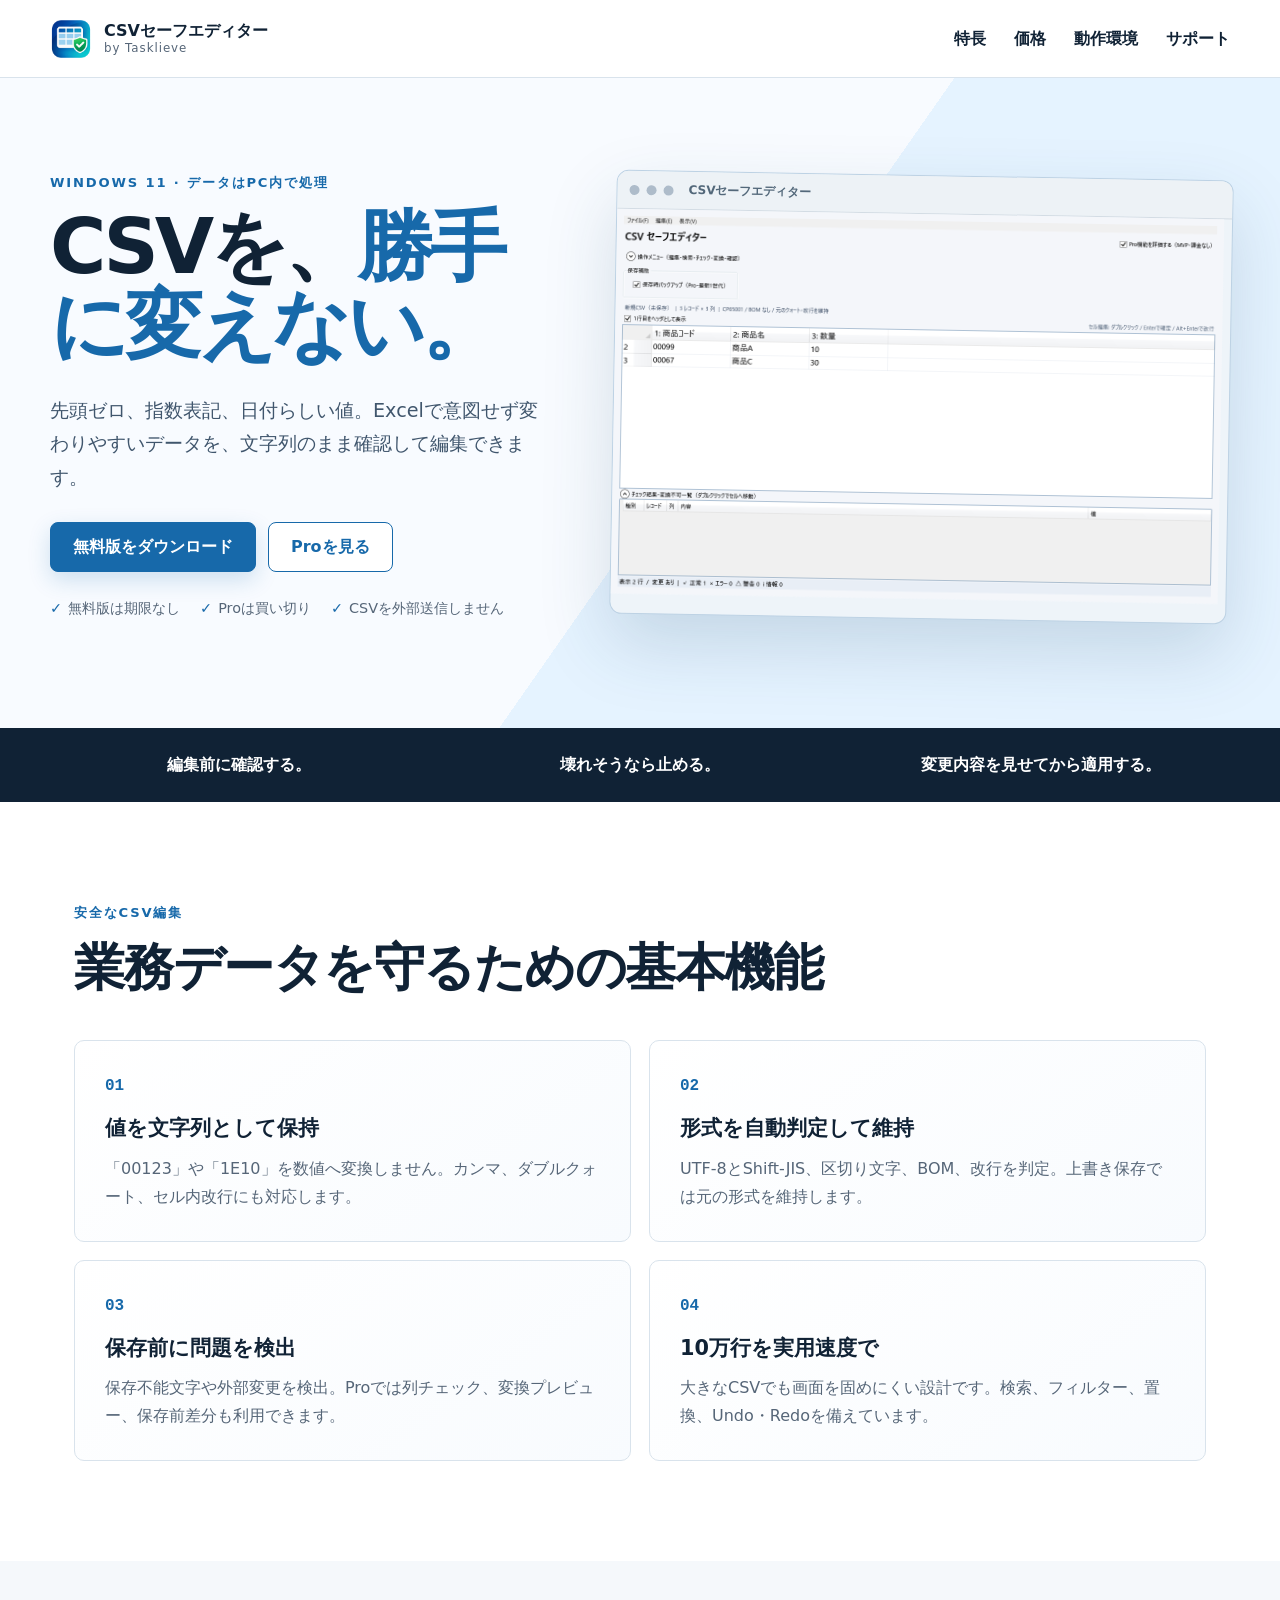
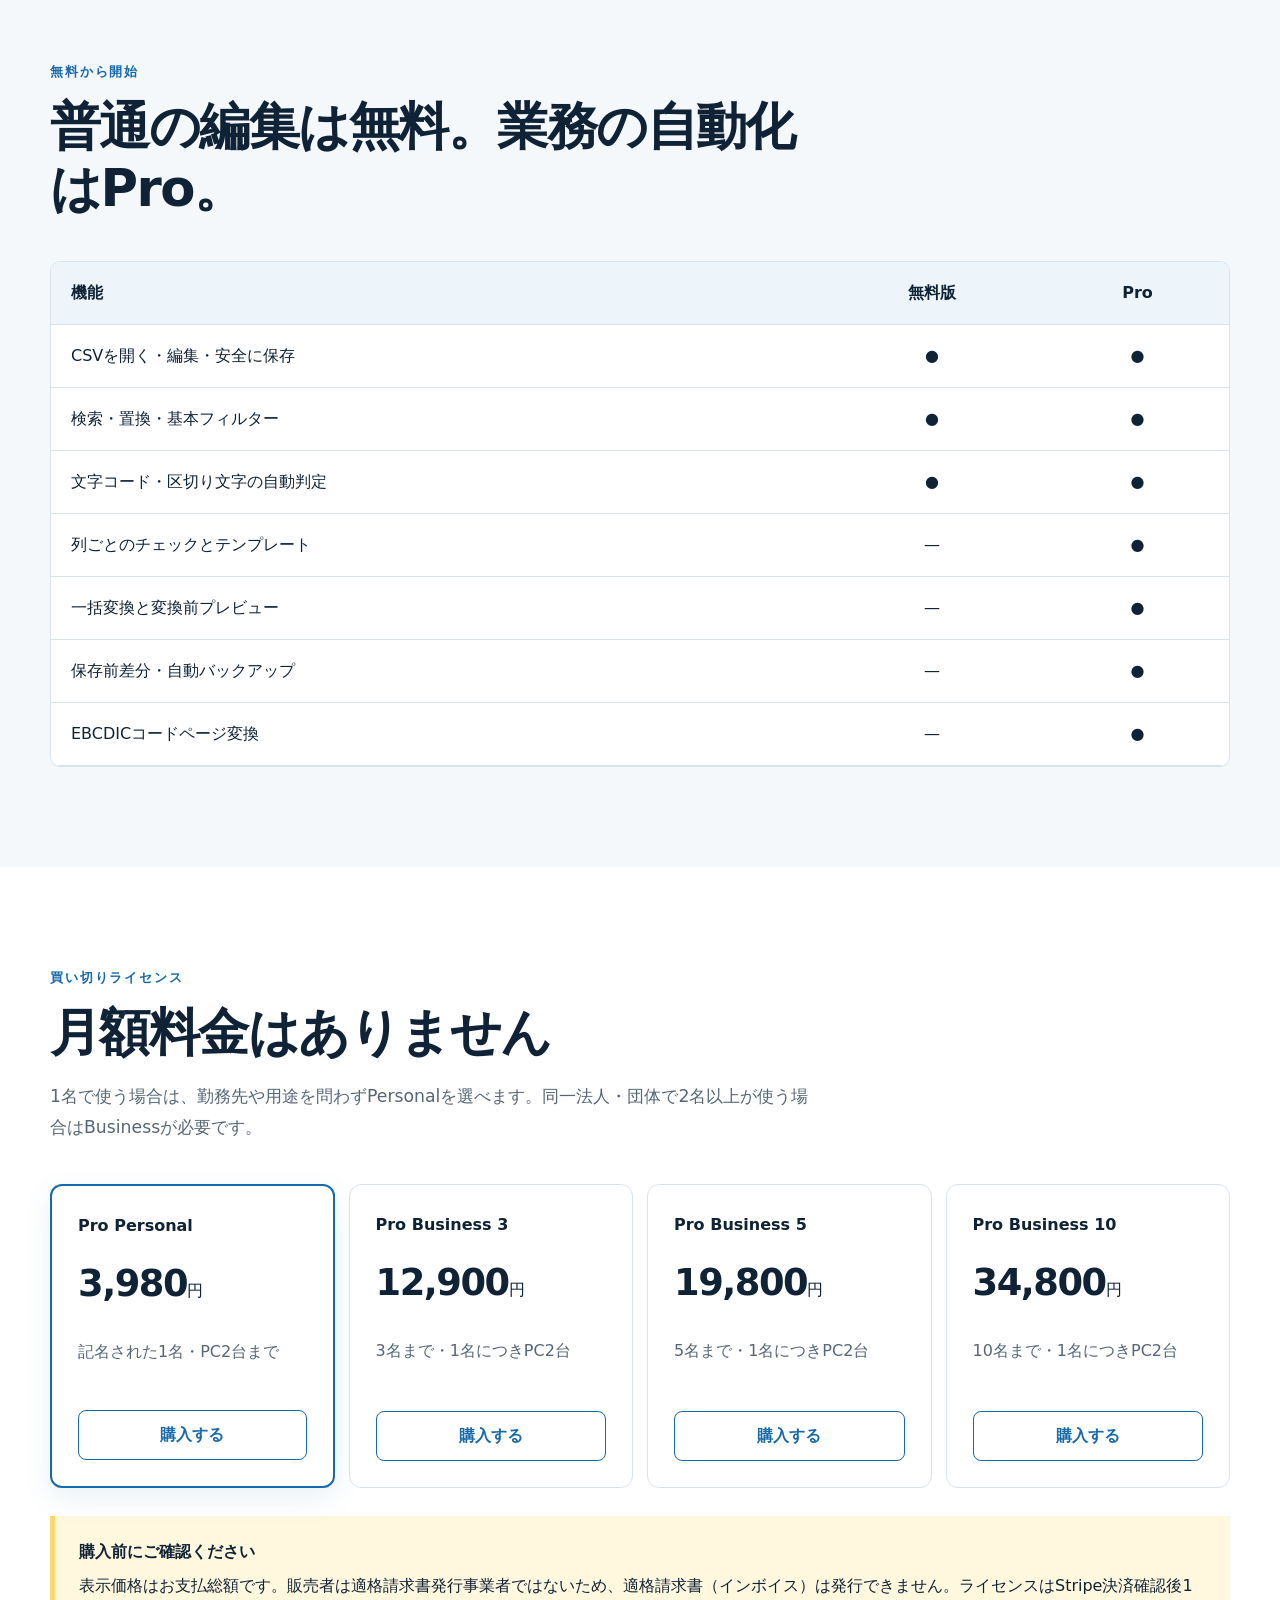
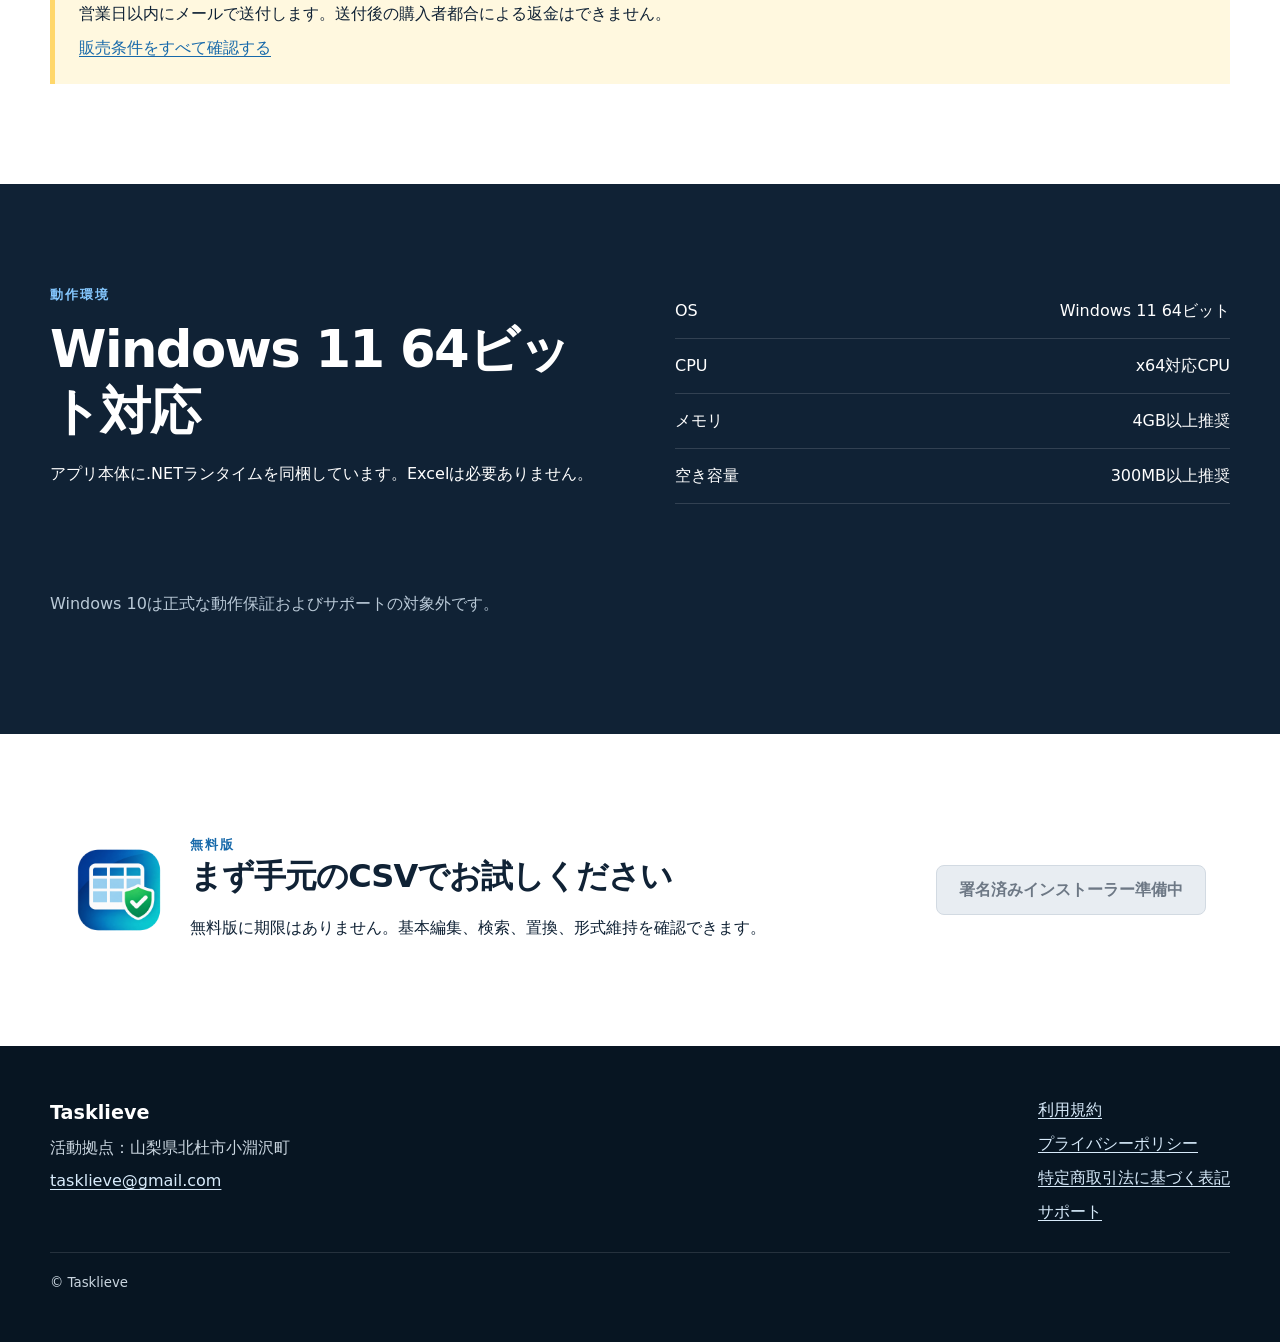
<file: index.html>
<!doctype html><html lang="ja"><head><meta charset="utf-8"><meta name="viewport" content="width=device-width,initial-scale=1"><title>CSVセーフエディター | Tasklieve</title><meta name="description" content="先頭ゼロ、文字コード、日付らしい値を勝手に変えずに扱うWindows 11向けCSV編集アプリ。"><link rel="icon" href="favicon.svg" type="image/svg+xml"><link rel="stylesheet" href="styles.css"></head><body>
<header class="site-header"><a class="brand" href="#top"><img src="app-icon.png" alt=""><span><b>CSVセーフエディター</b><small>by Tasklieve</small></span></a><nav aria-label="主要メニュー"><a href="#features">特長</a><a href="#pricing">価格</a><a href="#requirements">動作環境</a><a href="support.html">サポート</a></nav></header>
<main id="top">
<section class="hero"><div class="hero-copy"><p class="eyebrow">Windows 11 · データはPC内で処理</p><h1>CSVを、<span>勝手に変えない。</span></h1><p class="lead">先頭ゼロ、指数表記、日付らしい値。Excelで意図せず変わりやすいデータを、文字列のまま確認して編集できます。</p><div class="hero-actions"><a class="button primary" href="#download">無料版をダウンロード</a><a class="button secondary" href="#pricing">Proを見る</a></div><ul class="hero-notes"><li>無料版は期限なし</li><li>Proは買い切り</li><li>CSVを外部送信しません</li></ul></div><div class="product-shot"><div class="shot-bar"><span></span><span></span><span></span><b>CSVセーフエディター</b></div><img src="app-screen.png" alt="CSVセーフエディターの編集画面"></div></section>
<section class="promise"><p>編集前に確認する。</p><p>壊れそうなら止める。</p><p>変更内容を見せてから適用する。</p></section>
<section id="features" class="section"><div class="section-heading"><p class="eyebrow">安全なCSV編集</p><h2>業務データを守るための基本機能</h2></div><div class="feature-grid">
<article><span class="number">01</span><h3>値を文字列として保持</h3><p>「00123」や「1E10」を数値へ変換しません。カンマ、ダブルクォート、セル内改行にも対応します。</p></article>
<article><span class="number">02</span><h3>形式を自動判定して維持</h3><p>UTF-8とShift-JIS、区切り文字、BOM、改行を判定。上書き保存では元の形式を維持します。</p></article>
<article><span class="number">03</span><h3>保存前に問題を検出</h3><p>保存不能文字や外部変更を検出。Proでは列チェック、変換プレビュー、保存前差分も利用できます。</p></article>
<article><span class="number">04</span><h3>10万行を実用速度で</h3><p>大きなCSVでも画面を固めにくい設計です。検索、フィルター、置換、Undo・Redoを備えています。</p></article>
</div></section>
<section class="compare section"><div class="section-heading"><p class="eyebrow">無料から開始</p><h2>普通の編集は無料。業務の自動化はPro。</h2></div><div class="compare-table" role="region" aria-label="プラン機能比較" tabindex="0"><table><thead><tr><th>機能</th><th>無料版</th><th>Pro</th></tr></thead><tbody><tr><td>CSVを開く・編集・安全に保存</td><td>●</td><td>●</td></tr><tr><td>検索・置換・基本フィルター</td><td>●</td><td>●</td></tr><tr><td>文字コード・区切り文字の自動判定</td><td>●</td><td>●</td></tr><tr><td>列ごとのチェックとテンプレート</td><td>—</td><td>●</td></tr><tr><td>一括変換と変換前プレビュー</td><td>—</td><td>●</td></tr><tr><td>保存前差分・自動バックアップ</td><td>—</td><td>●</td></tr><tr><td>EBCDICコードページ変換</td><td>—</td><td>●</td></tr></tbody></table></div></section>
<section id="pricing" class="pricing section"><div class="section-heading"><p class="eyebrow">買い切りライセンス</p><h2>月額料金はありません</h2><p>1名で使う場合は、勤務先や用途を問わずPersonalを選べます。同一法人・団体で2名以上が使う場合はBusinessが必要です。</p></div><div class="price-grid"><article class="price-card featured"><p class="plan">Pro Personal</p><p class="price"><strong>3,980</strong>円</p><p>記名された1名・PC2台まで</p><a class="button" href="https://buy.stripe.com/eVq5kC5N66LT93d33z1gs00" target="_blank" rel="noopener noreferrer">購入する</a></article><article class="price-card"><p class="plan">Pro Business 3</p><p class="price"><strong>12,900</strong>円</p><p>3名まで・1名につきPC2台</p><a class="button" href="https://buy.stripe.com/fZu14m0sM9Y53ITbA51gs03" target="_blank" rel="noopener noreferrer">購入する</a></article><article class="price-card"><p class="plan">Pro Business 5</p><p class="price"><strong>19,800</strong>円</p><p>5名まで・1名につきPC2台</p><a class="button" href="https://buy.stripe.com/6oU28qejC6LT93d8nT1gs01" target="_blank" rel="noopener noreferrer">購入する</a></article><article class="price-card"><p class="plan">Pro Business 10</p><p class="price"><strong>34,800</strong>円</p><p>10名まで・1名につきPC2台</p><a class="button" href="https://buy.stripe.com/4gMeVc4J25HP4MXdId1gs02" target="_blank" rel="noopener noreferrer">購入する</a></article>
</div><div class="purchase-note"><b>購入前にご確認ください</b><p>表示価格はお支払総額です。販売者は適格請求書発行事業者ではないため、適格請求書（インボイス）は発行できません。ライセンスはStripe決済確認後1営業日以内にメールで送付します。送付後の購入者都合による返金はできません。</p><a href="legal.html">販売条件をすべて確認する</a></div></section>
<section id="requirements" class="requirements section"><div><p class="eyebrow">動作環境</p><h2>Windows 11 64ビット対応</h2><p>アプリ本体に.NETランタイムを同梱しています。Excelは必要ありません。</p></div><dl><div><dt>OS</dt><dd>Windows 11 64ビット</dd></div><div><dt>CPU</dt><dd>x64対応CPU</dd></div><div><dt>メモリ</dt><dd>4GB以上推奨</dd></div><div><dt>空き容量</dt><dd>300MB以上推奨</dd></div></dl><p class="muted">Windows 10は正式な動作保証およびサポートの対象外です。</p></section>
<section id="download" class="download section"><img src="app-icon.png" alt=""><div><p class="eyebrow">無料版</p><h2>まず手元のCSVでお試しください</h2><p>無料版に期限はありません。基本編集、検索、置換、形式維持を確認できます。</p></div><a class="button disabled" aria-disabled="true">署名済みインストーラー準備中</a></section>
</main>
<footer><div><b>Tasklieve</b><p>活動拠点：山梨県北杜市小淵沢町</p><p><a href="mailto:tasklieve@gmail.com">tasklieve@gmail.com</a></p></div><nav aria-label="法的情報"><a href="terms.html">利用規約</a><a href="privacy.html">プライバシーポリシー</a><a href="legal.html">特定商取引法に基づく表記</a><a href="support.html">サポート</a></nav><small>© Tasklieve</small></footer>
</body></html>
</file>
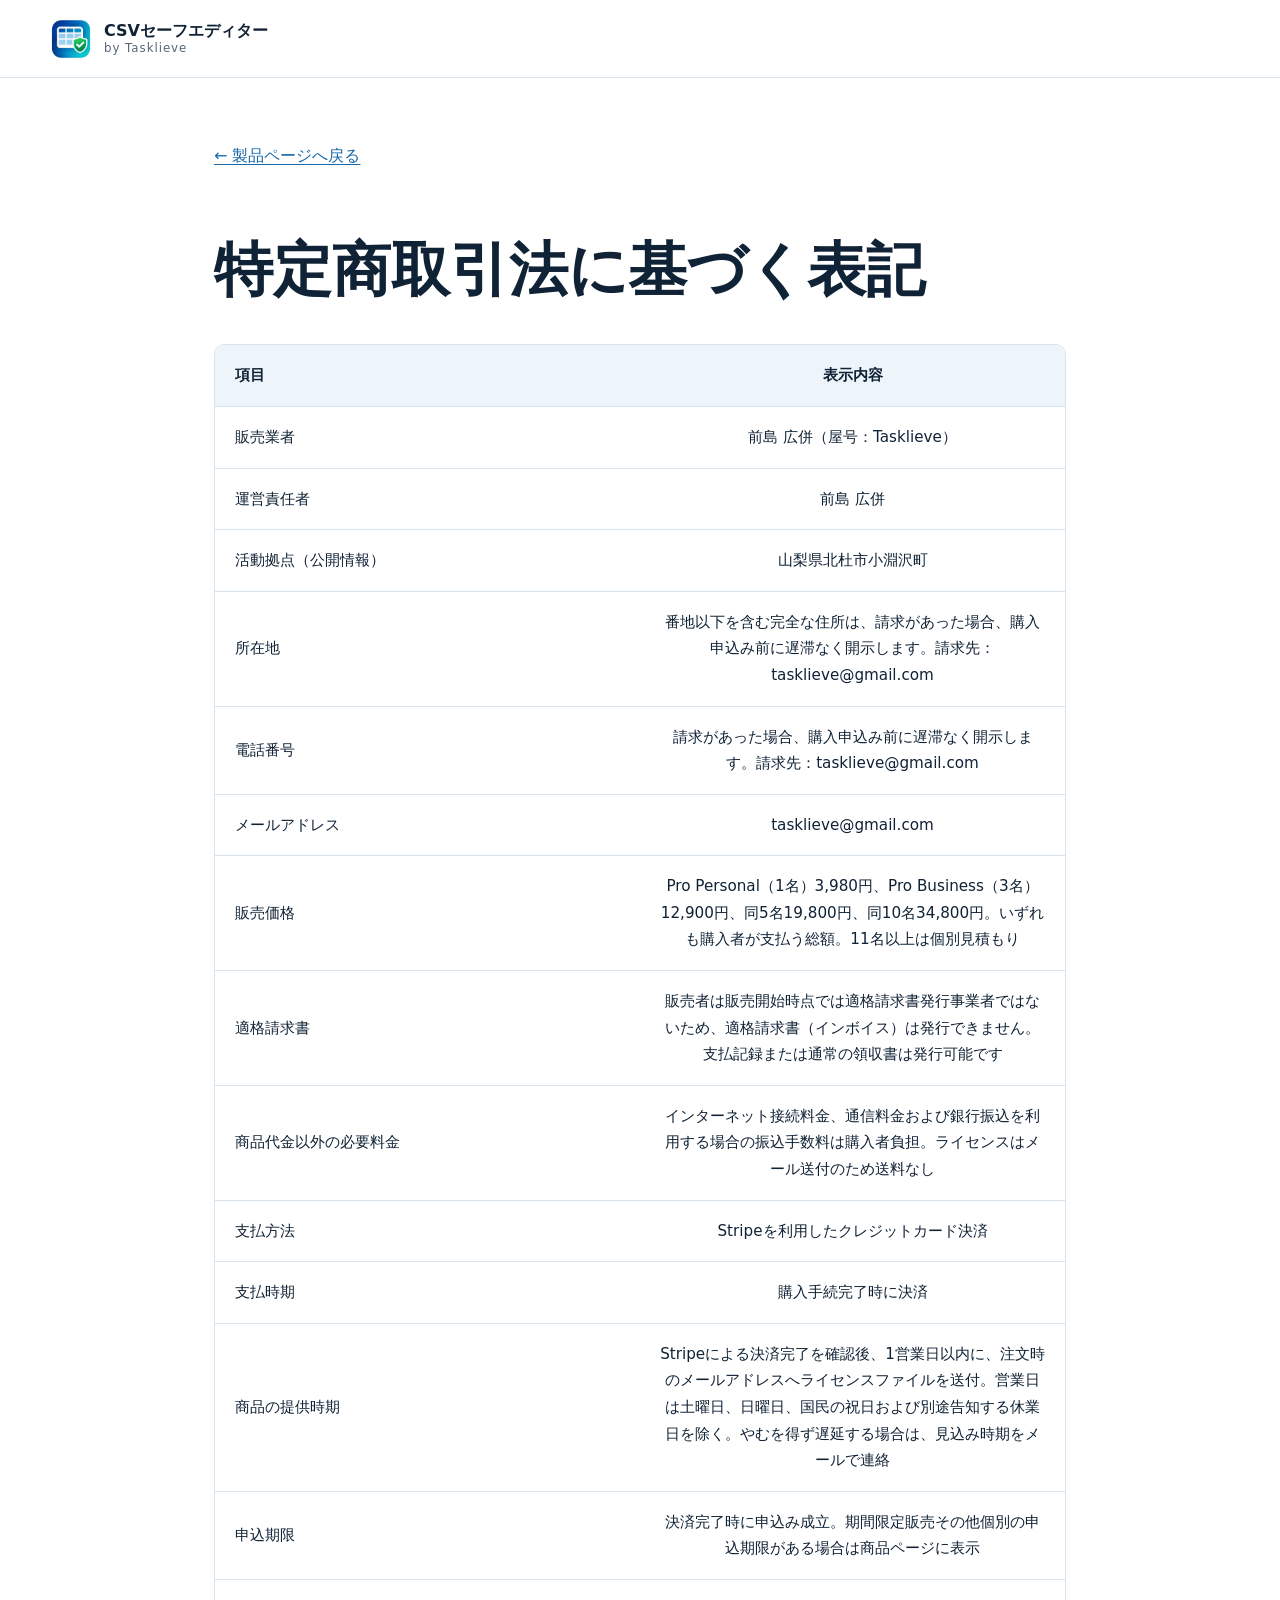
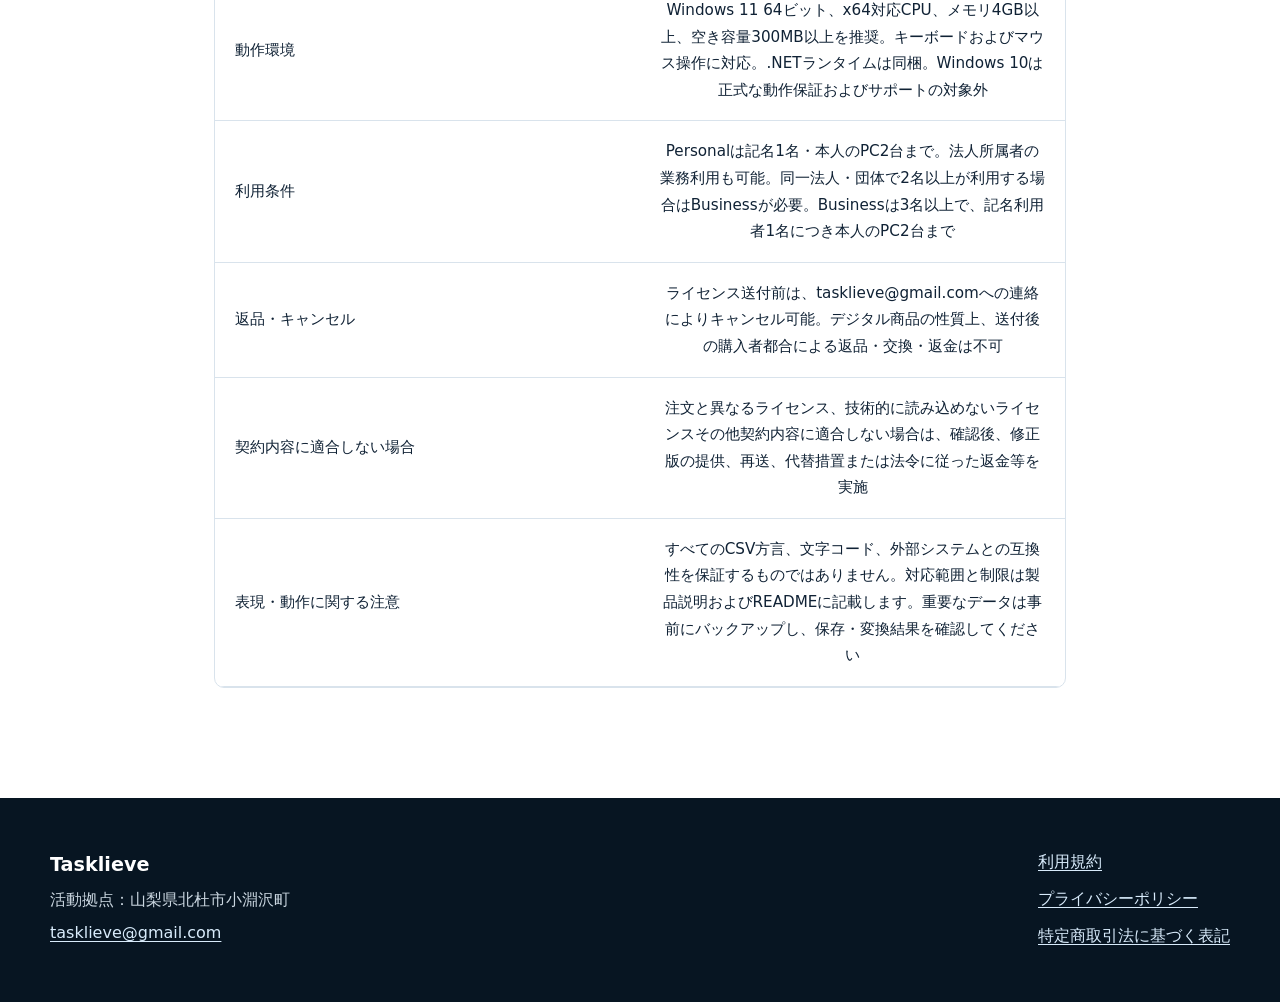
<file: legal.html>
<!doctype html><html lang="ja"><head><meta charset="utf-8"><meta name="viewport" content="width=device-width,initial-scale=1"><title>特定商取引法に基づく表記 | CSVセーフエディター</title><link rel="icon" href="favicon.svg" type="image/svg+xml"><link rel="stylesheet" href="styles.css"></head><body><header class="site-header"><a class="brand" href="index.html"><img src="app-icon.png" alt=""><span><b>CSVセーフエディター</b><small>by Tasklieve</small></span></a></header><main class="legal-shell"><a class="back" href="index.html">← 製品ページへ戻る</a><h1>特定商取引法に基づく表記</h1>
<div class="compare-table" tabindex="0"><table><thead><tr><th>項目</th><th>表示内容</th></tr></thead><tbody>
<tr><td>販売業者</td><td>前島 広併（屋号：Tasklieve）</td></tr>
<tr><td>運営責任者</td><td>前島 広併</td></tr>
<tr><td>活動拠点（公開情報）</td><td>山梨県北杜市小淵沢町</td></tr>
<tr><td>所在地</td><td>番地以下を含む完全な住所は、請求があった場合、購入申込み前に遅滞なく開示します。請求先：tasklieve@gmail.com</td></tr>
<tr><td>電話番号</td><td>請求があった場合、購入申込み前に遅滞なく開示します。請求先：tasklieve@gmail.com</td></tr>
<tr><td>メールアドレス</td><td>tasklieve@gmail.com</td></tr>
<tr><td>販売価格</td><td>Pro Personal（1名）3,980円、Pro Business（3名）12,900円、同5名19,800円、同10名34,800円。いずれも購入者が支払う総額。11名以上は個別見積もり</td></tr>
<tr><td>適格請求書</td><td>販売者は販売開始時点では適格請求書発行事業者ではないため、適格請求書（インボイス）は発行できません。支払記録または通常の領収書は発行可能です</td></tr>
<tr><td>商品代金以外の必要料金</td><td>インターネット接続料金、通信料金および銀行振込を利用する場合の振込手数料は購入者負担。ライセンスはメール送付のため送料なし</td></tr>
<tr><td>支払方法</td><td>Stripeを利用したクレジットカード決済</td></tr>
<tr><td>支払時期</td><td>購入手続完了時に決済</td></tr>
<tr><td>商品の提供時期</td><td>Stripeによる決済完了を確認後、1営業日以内に、注文時のメールアドレスへライセンスファイルを送付。営業日は土曜日、日曜日、国民の祝日および別途告知する休業日を除く。やむを得ず遅延する場合は、見込み時期をメールで連絡</td></tr>
<tr><td>申込期限</td><td>決済完了時に申込み成立。期間限定販売その他個別の申込期限がある場合は商品ページに表示</td></tr>
<tr><td>動作環境</td><td>Windows 11 64ビット、x64対応CPU、メモリ4GB以上、空き容量300MB以上を推奨。キーボードおよびマウス操作に対応。.NETランタイムは同梱。Windows 10は正式な動作保証およびサポートの対象外</td></tr>
<tr><td>利用条件</td><td>Personalは記名1名・本人のPC2台まで。法人所属者の業務利用も可能。同一法人・団体で2名以上が利用する場合はBusinessが必要。Businessは3名以上で、記名利用者1名につき本人のPC2台まで</td></tr>
<tr><td>返品・キャンセル</td><td>ライセンス送付前は、tasklieve@gmail.comへの連絡によりキャンセル可能。デジタル商品の性質上、送付後の購入者都合による返品・交換・返金は不可</td></tr>
<tr><td>契約内容に適合しない場合</td><td>注文と異なるライセンス、技術的に読み込めないライセンスその他契約内容に適合しない場合は、確認後、修正版の提供、再送、代替措置または法令に従った返金等を実施</td></tr>
<tr><td>表現・動作に関する注意</td><td>すべてのCSV方言、文字コード、外部システムとの互換性を保証するものではありません。対応範囲と制限は製品説明およびREADMEに記載します。重要なデータは事前にバックアップし、保存・変換結果を確認してください</td></tr>
</tbody></table></div></main><footer><div><b>Tasklieve</b><p>活動拠点：山梨県北杜市小淵沢町</p><p><a href="mailto:tasklieve@gmail.com">tasklieve@gmail.com</a></p></div><nav><a href="terms.html">利用規約</a><a href="privacy.html">プライバシーポリシー</a><a href="legal.html">特定商取引法に基づく表記</a></nav></footer></body></html>
</file>
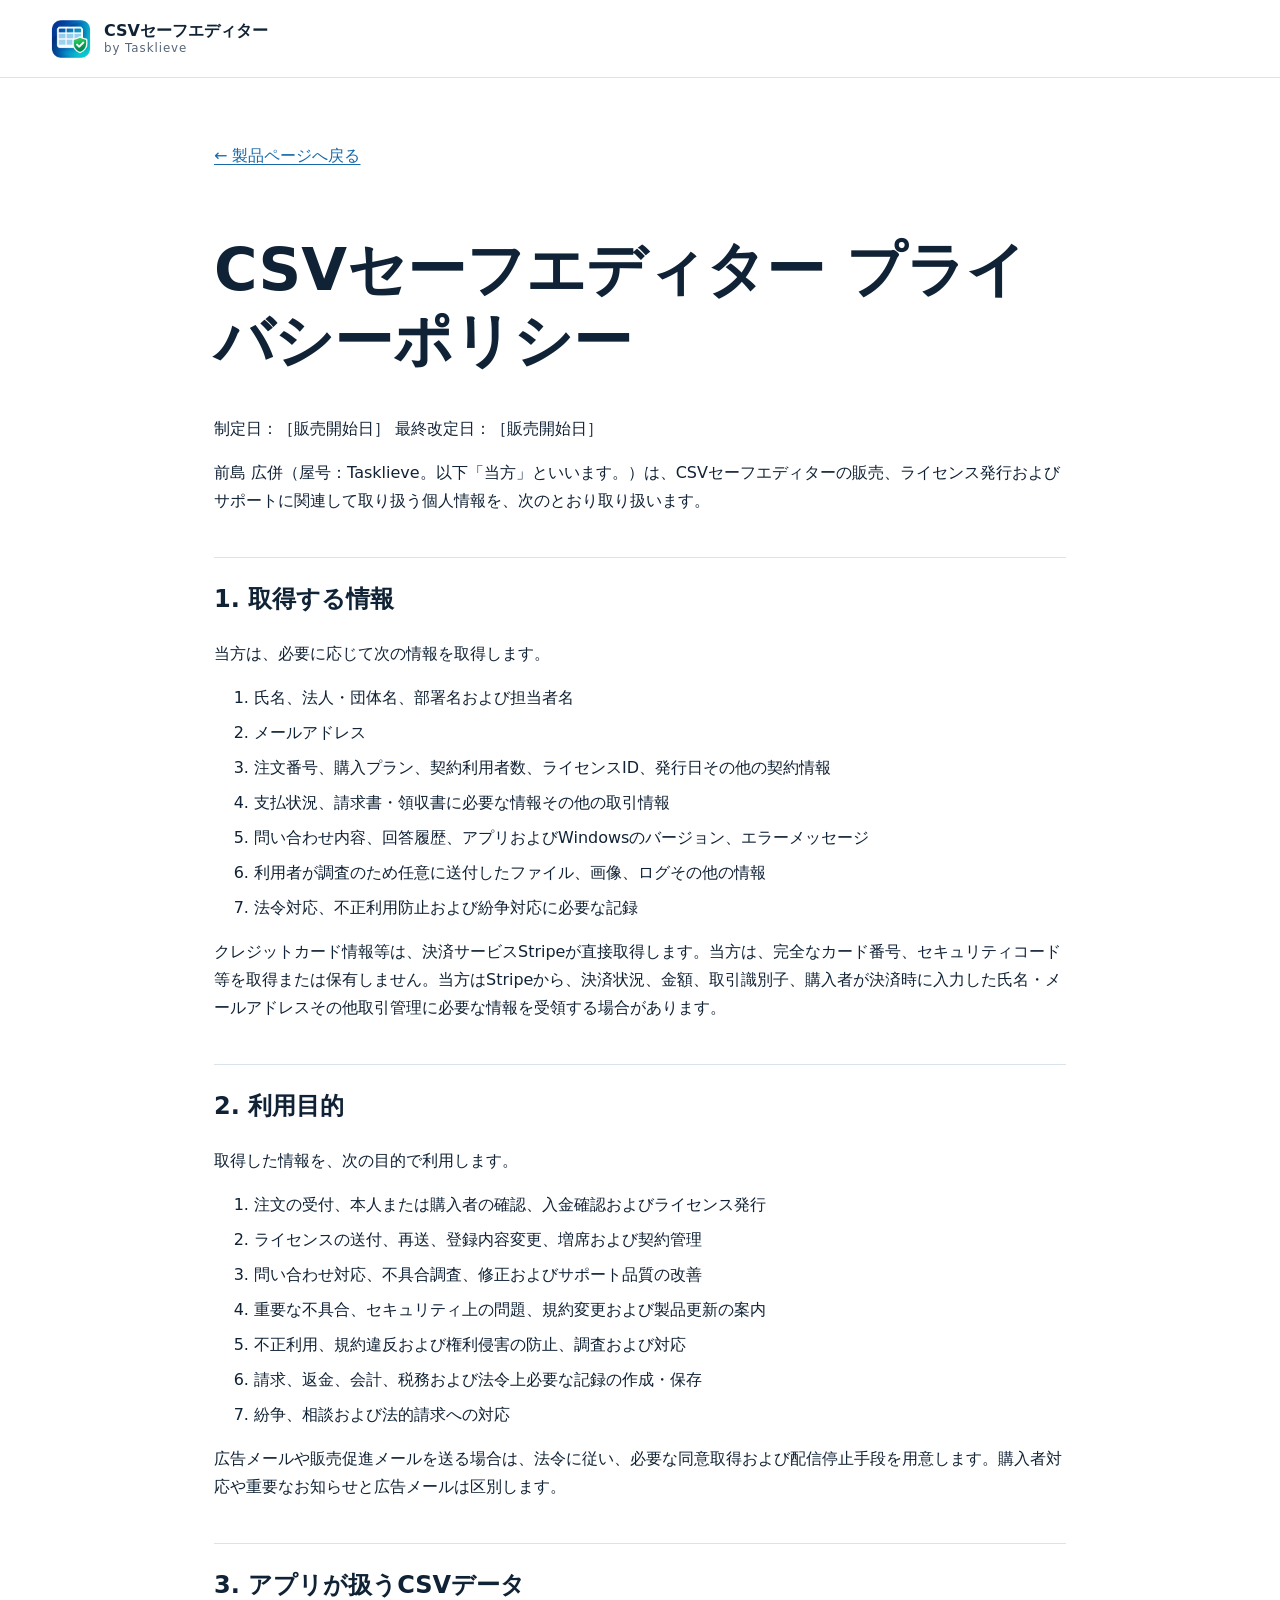
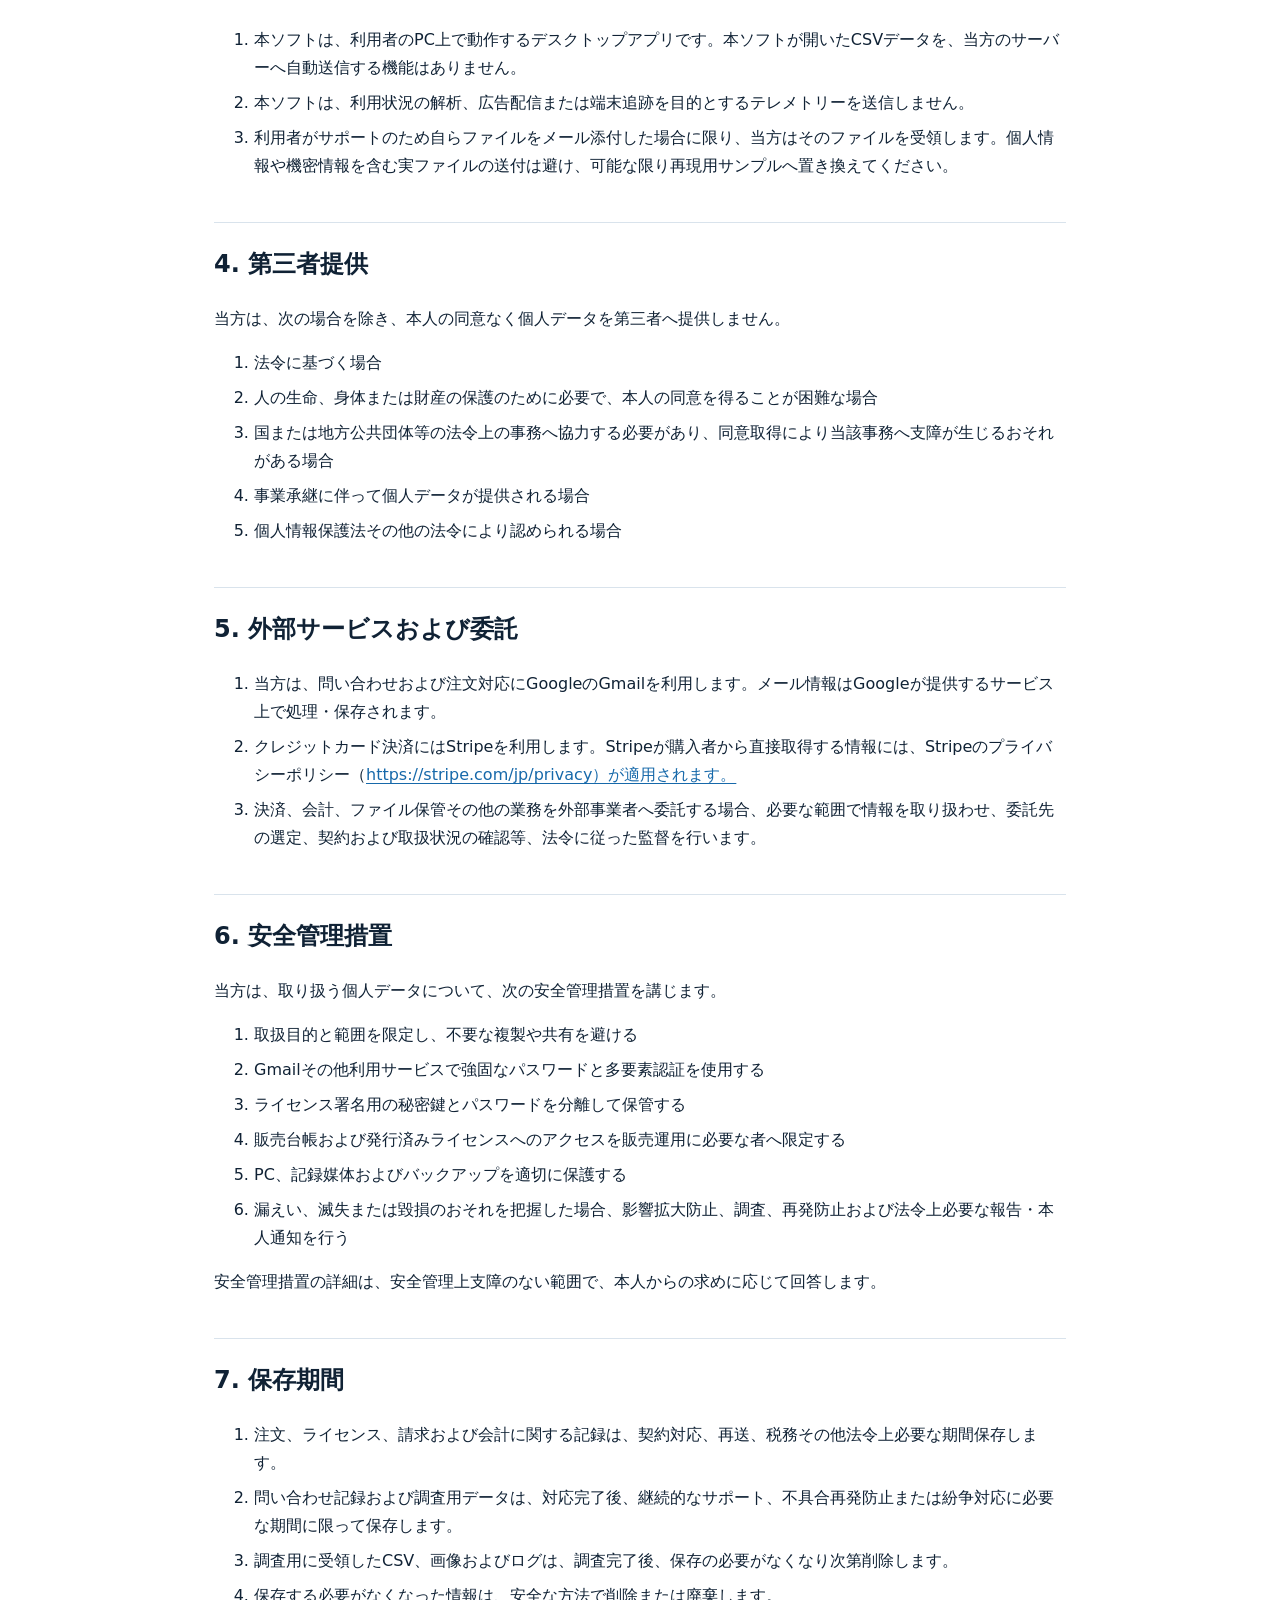
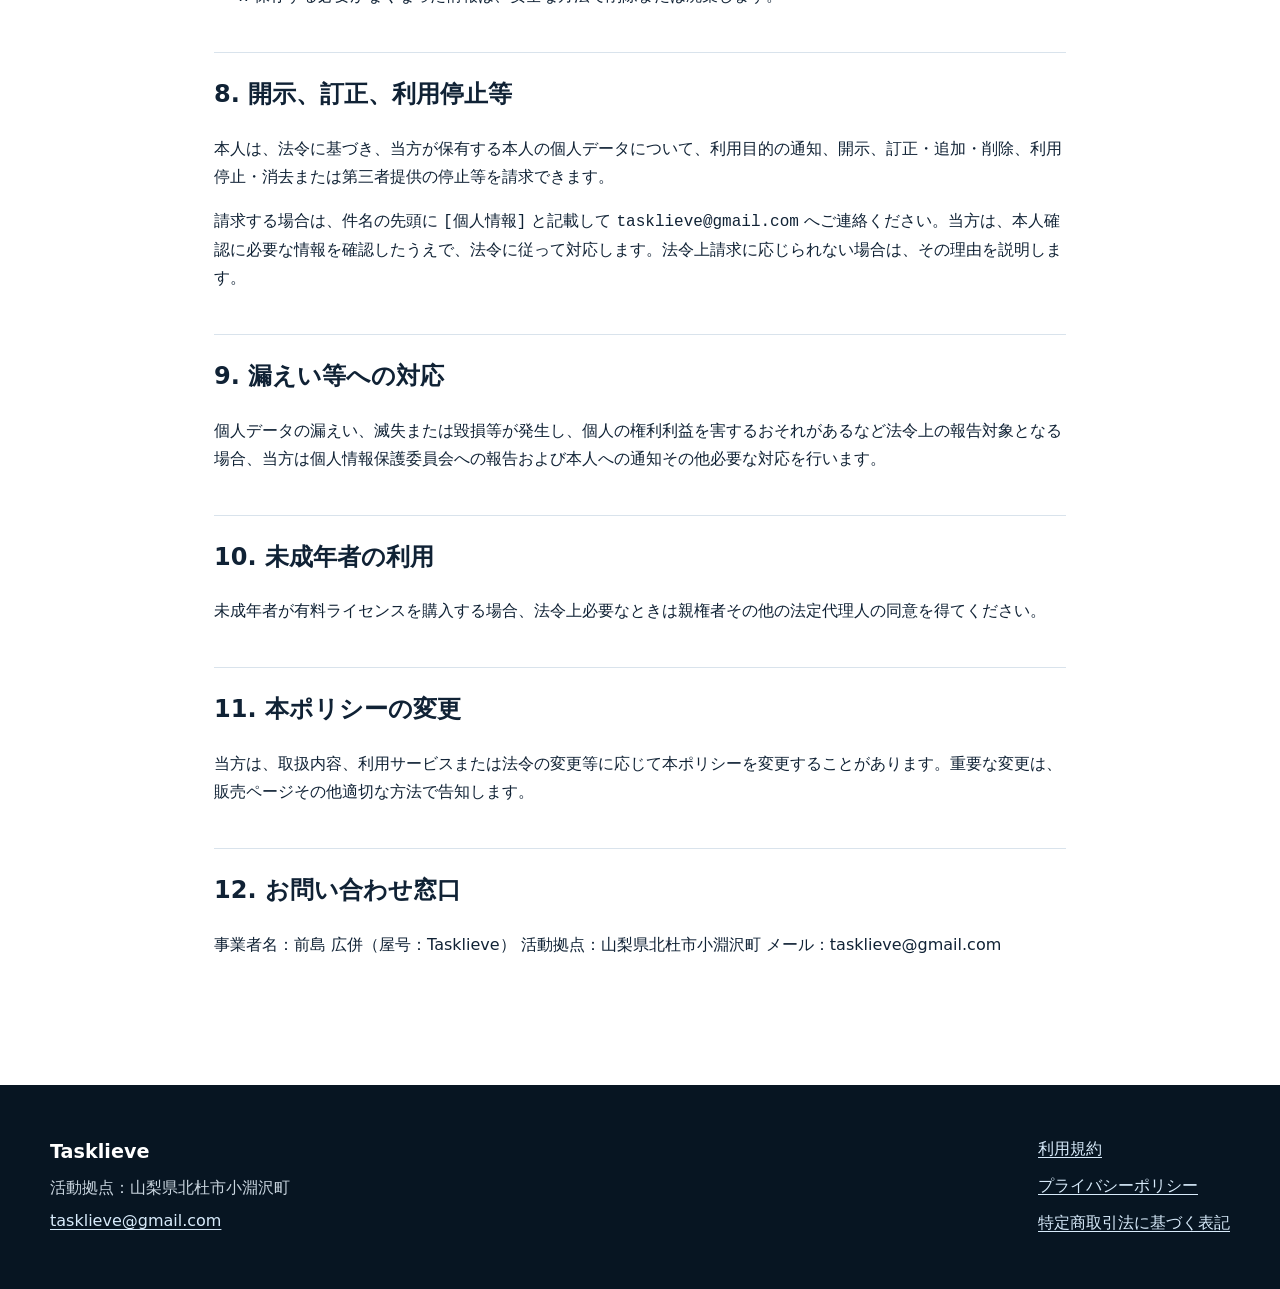
<file: privacy.html>
<!doctype html><html lang="ja"><head><meta charset="utf-8"><meta name="viewport" content="width=device-width,initial-scale=1"><title>プライバシーポリシー | CSVセーフエディター</title><link rel="icon" href="favicon.svg" type="image/svg+xml"><link rel="stylesheet" href="styles.css"></head><body><header class="site-header"><a class="brand" href="index.html"><img src="app-icon.png" alt=""><span><b>CSVセーフエディター</b><small>by Tasklieve</small></span></a></header><main class="legal-shell"><a class="back" href="index.html">← 製品ページへ戻る</a><h1>CSVセーフエディター プライバシーポリシー</h1>
<p>制定日：［販売開始日］ 最終改定日：［販売開始日］</p>
<p>前島 広併（屋号：Tasklieve。以下「当方」といいます。）は、CSVセーフエディターの販売、ライセンス発行およびサポートに関連して取り扱う個人情報を、次のとおり取り扱います。</p>
<h2>1. 取得する情報</h2>
<p>当方は、必要に応じて次の情報を取得します。</p>
<ol>
<li>氏名、法人・団体名、部署名および担当者名</li>
<li>メールアドレス</li>
<li>注文番号、購入プラン、契約利用者数、ライセンスID、発行日その他の契約情報</li>
<li>支払状況、請求書・領収書に必要な情報その他の取引情報</li>
<li>問い合わせ内容、回答履歴、アプリおよびWindowsのバージョン、エラーメッセージ</li>
<li>利用者が調査のため任意に送付したファイル、画像、ログその他の情報</li>
<li>法令対応、不正利用防止および紛争対応に必要な記録</li>
</ol>
<p>クレジットカード情報等は、決済サービスStripeが直接取得します。当方は、完全なカード番号、セキュリティコード等を取得または保有しません。当方はStripeから、決済状況、金額、取引識別子、購入者が決済時に入力した氏名・メールアドレスその他取引管理に必要な情報を受領する場合があります。</p>
<h2>2. 利用目的</h2>
<p>取得した情報を、次の目的で利用します。</p>
<ol>
<li>注文の受付、本人または購入者の確認、入金確認およびライセンス発行</li>
<li>ライセンスの送付、再送、登録内容変更、増席および契約管理</li>
<li>問い合わせ対応、不具合調査、修正およびサポート品質の改善</li>
<li>重要な不具合、セキュリティ上の問題、規約変更および製品更新の案内</li>
<li>不正利用、規約違反および権利侵害の防止、調査および対応</li>
<li>請求、返金、会計、税務および法令上必要な記録の作成・保存</li>
<li>紛争、相談および法的請求への対応</li>
</ol>
<p>広告メールや販売促進メールを送る場合は、法令に従い、必要な同意取得および配信停止手段を用意します。購入者対応や重要なお知らせと広告メールは区別します。</p>
<h2>3. アプリが扱うCSVデータ</h2>
<ol>
<li>本ソフトは、利用者のPC上で動作するデスクトップアプリです。本ソフトが開いたCSVデータを、当方のサーバーへ自動送信する機能はありません。</li>
<li>本ソフトは、利用状況の解析、広告配信または端末追跡を目的とするテレメトリーを送信しません。</li>
<li>利用者がサポートのため自らファイルをメール添付した場合に限り、当方はそのファイルを受領します。個人情報や機密情報を含む実ファイルの送付は避け、可能な限り再現用サンプルへ置き換えてください。</li>
</ol>
<h2>4. 第三者提供</h2>
<p>当方は、次の場合を除き、本人の同意なく個人データを第三者へ提供しません。</p>
<ol>
<li>法令に基づく場合</li>
<li>人の生命、身体または財産の保護のために必要で、本人の同意を得ることが困難な場合</li>
<li>国または地方公共団体等の法令上の事務へ協力する必要があり、同意取得により当該事務へ支障が生じるおそれがある場合</li>
<li>事業承継に伴って個人データが提供される場合</li>
<li>個人情報保護法その他の法令により認められる場合</li>
</ol>
<h2>5. 外部サービスおよび委託</h2>
<ol>
<li>当方は、問い合わせおよび注文対応にGoogleのGmailを利用します。メール情報はGoogleが提供するサービス上で処理・保存されます。</li>
<li>クレジットカード決済にはStripeを利用します。Stripeが購入者から直接取得する情報には、Stripeのプライバシーポリシー（<a href="https://stripe.com/jp/privacy）が適用されます。">https://stripe.com/jp/privacy）が適用されます。</a></li>
<li>決済、会計、ファイル保管その他の業務を外部事業者へ委託する場合、必要な範囲で情報を取り扱わせ、委託先の選定、契約および取扱状況の確認等、法令に従った監督を行います。</li>
</ol>
<h2>6. 安全管理措置</h2>
<p>当方は、取り扱う個人データについて、次の安全管理措置を講じます。</p>
<ol>
<li>取扱目的と範囲を限定し、不要な複製や共有を避ける</li>
<li>Gmailその他利用サービスで強固なパスワードと多要素認証を使用する</li>
<li>ライセンス署名用の秘密鍵とパスワードを分離して保管する</li>
<li>販売台帳および発行済みライセンスへのアクセスを販売運用に必要な者へ限定する</li>
<li>PC、記録媒体およびバックアップを適切に保護する</li>
<li>漏えい、滅失または毀損のおそれを把握した場合、影響拡大防止、調査、再発防止および法令上必要な報告・本人通知を行う</li>
</ol>
<p>安全管理措置の詳細は、安全管理上支障のない範囲で、本人からの求めに応じて回答します。</p>
<h2>7. 保存期間</h2>
<ol>
<li>注文、ライセンス、請求および会計に関する記録は、契約対応、再送、税務その他法令上必要な期間保存します。</li>
<li>問い合わせ記録および調査用データは、対応完了後、継続的なサポート、不具合再発防止または紛争対応に必要な期間に限って保存します。</li>
<li>調査用に受領したCSV、画像およびログは、調査完了後、保存の必要がなくなり次第削除します。</li>
<li>保存する必要がなくなった情報は、安全な方法で削除または廃棄します。</li>
</ol>
<h2>8. 開示、訂正、利用停止等</h2>
<p>本人は、法令に基づき、当方が保有する本人の個人データについて、利用目的の通知、開示、訂正・追加・削除、利用停止・消去または第三者提供の停止等を請求できます。</p>
<p>請求する場合は、件名の先頭に <code>[個人情報]</code> と記載して <code>tasklieve@gmail.com</code> へご連絡ください。当方は、本人確認に必要な情報を確認したうえで、法令に従って対応します。法令上請求に応じられない場合は、その理由を説明します。</p>
<h2>9. 漏えい等への対応</h2>
<p>個人データの漏えい、滅失または毀損等が発生し、個人の権利利益を害するおそれがあるなど法令上の報告対象となる場合、当方は個人情報保護委員会への報告および本人への通知その他必要な対応を行います。</p>
<h2>10. 未成年者の利用</h2>
<p>未成年者が有料ライセンスを購入する場合、法令上必要なときは親権者その他の法定代理人の同意を得てください。</p>
<h2>11. 本ポリシーの変更</h2>
<p>当方は、取扱内容、利用サービスまたは法令の変更等に応じて本ポリシーを変更することがあります。重要な変更は、販売ページその他適切な方法で告知します。</p>
<h2>12. お問い合わせ窓口</h2>
<p>事業者名：前島 広併（屋号：Tasklieve） 活動拠点：山梨県北杜市小淵沢町 メール：tasklieve@gmail.com</p></main><footer><div><b>Tasklieve</b><p>活動拠点：山梨県北杜市小淵沢町</p><p><a href="mailto:tasklieve@gmail.com">tasklieve@gmail.com</a></p></div><nav><a href="terms.html">利用規約</a><a href="privacy.html">プライバシーポリシー</a><a href="legal.html">特定商取引法に基づく表記</a></nav></footer></body></html>
</file>
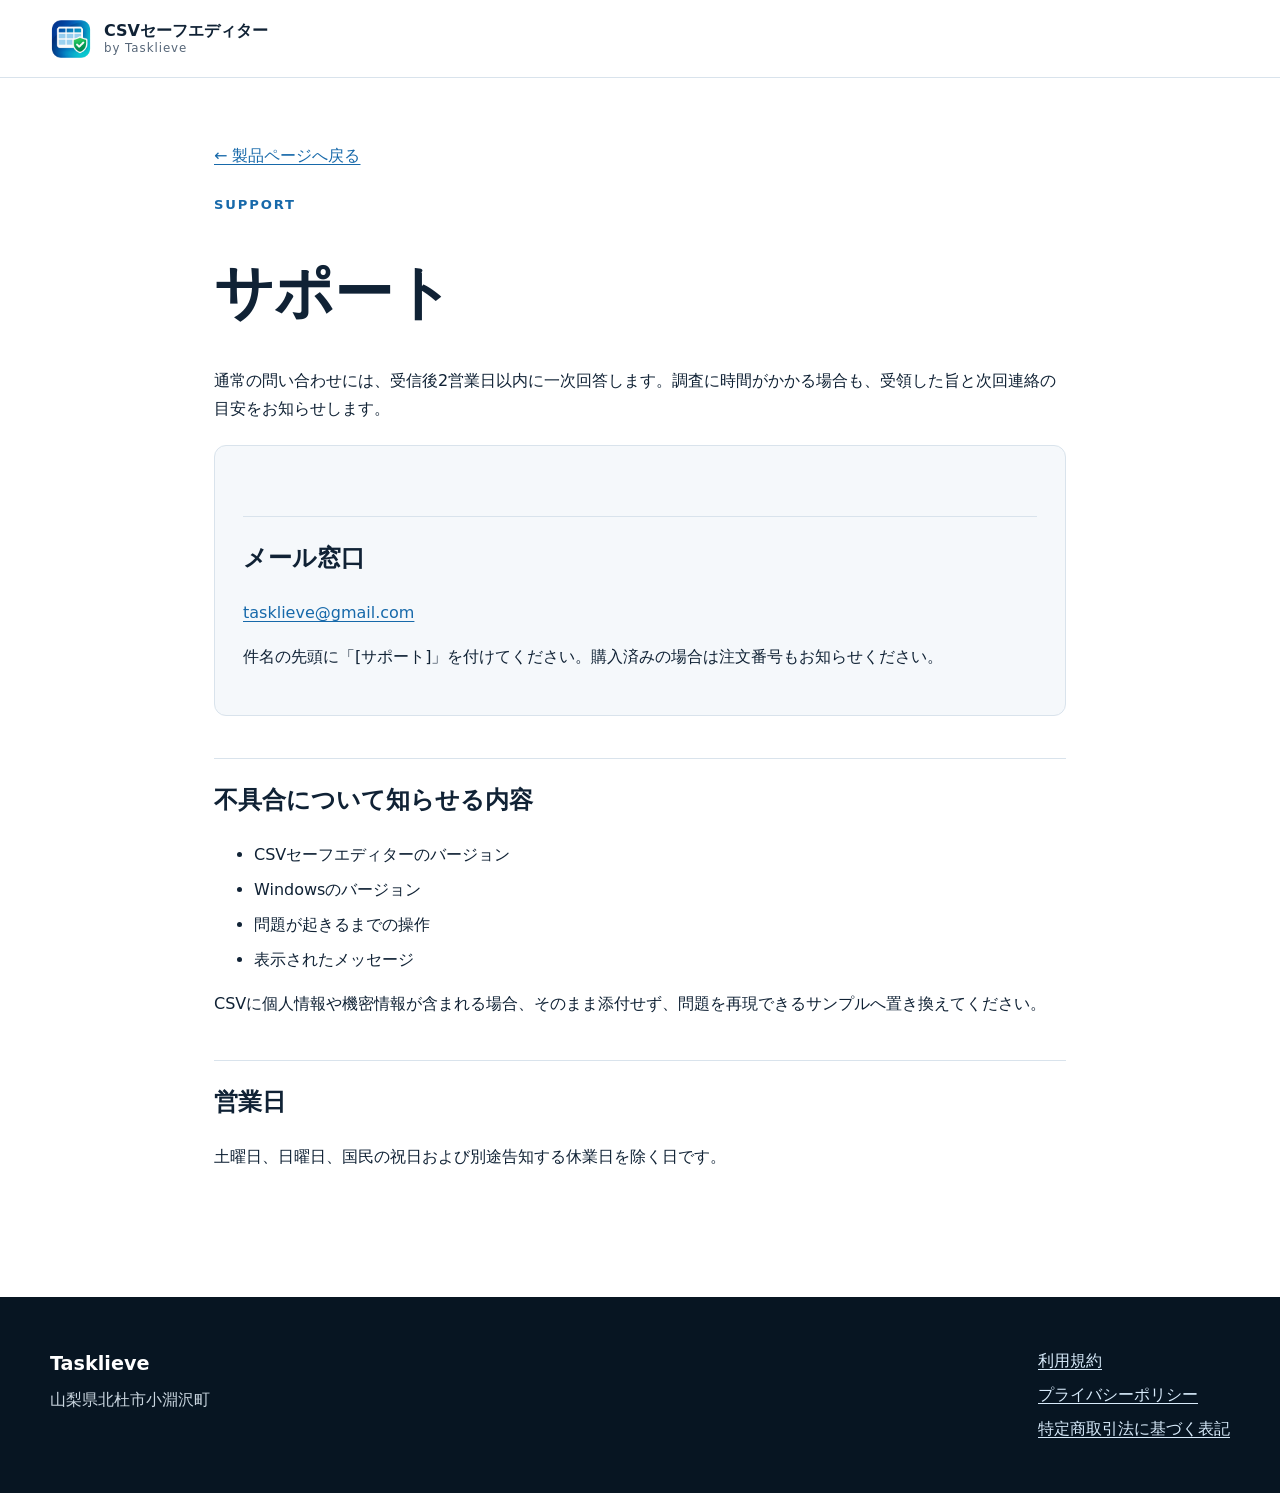
<file: support.html>
<!doctype html><html lang="ja"><head><meta charset="utf-8"><meta name="viewport" content="width=device-width,initial-scale=1"><title>サポート | CSVセーフエディター</title><link rel="icon" href="favicon.svg" type="image/svg+xml"><link rel="stylesheet" href="styles.css"></head><body><header class="site-header"><a class="brand" href="index.html"><img src="app-icon.png" alt=""><span><b>CSVセーフエディター</b><small>by Tasklieve</small></span></a></header><main class="legal-shell"><a class="back" href="index.html">← 製品ページへ戻る</a><p class="eyebrow">Support</p><h1>サポート</h1><p>通常の問い合わせには、受信後2営業日以内に一次回答します。調査に時間がかかる場合も、受領した旨と次回連絡の目安をお知らせします。</p><div class="support-card"><h2>メール窓口</h2><p><a href="mailto:tasklieve@gmail.com?subject=%5B%E3%82%B5%E3%83%9D%E3%83%BC%E3%83%88%5D%20CSV%E3%82%BB%E3%83%BC%E3%83%95%E3%82%A8%E3%83%87%E3%82%A3%E3%82%BF%E3%83%BC%20%E3%81%8A%E5%95%8F%E3%81%84%E5%90%88%E3%82%8F%E3%81%9B">tasklieve@gmail.com</a></p><p>件名の先頭に「[サポート]」を付けてください。購入済みの場合は注文番号もお知らせください。</p></div><h2>不具合について知らせる内容</h2><ul><li>CSVセーフエディターのバージョン</li><li>Windowsのバージョン</li><li>問題が起きるまでの操作</li><li>表示されたメッセージ</li></ul><p>CSVに個人情報や機密情報が含まれる場合、そのまま添付せず、問題を再現できるサンプルへ置き換えてください。</p><h2>営業日</h2><p>土曜日、日曜日、国民の祝日および別途告知する休業日を除く日です。</p></main><footer><div><b>Tasklieve</b><p>山梨県北杜市小淵沢町</p></div><nav><a href="terms.html">利用規約</a><a href="privacy.html">プライバシーポリシー</a><a href="legal.html">特定商取引法に基づく表記</a></nav></footer></body></html>
</file>
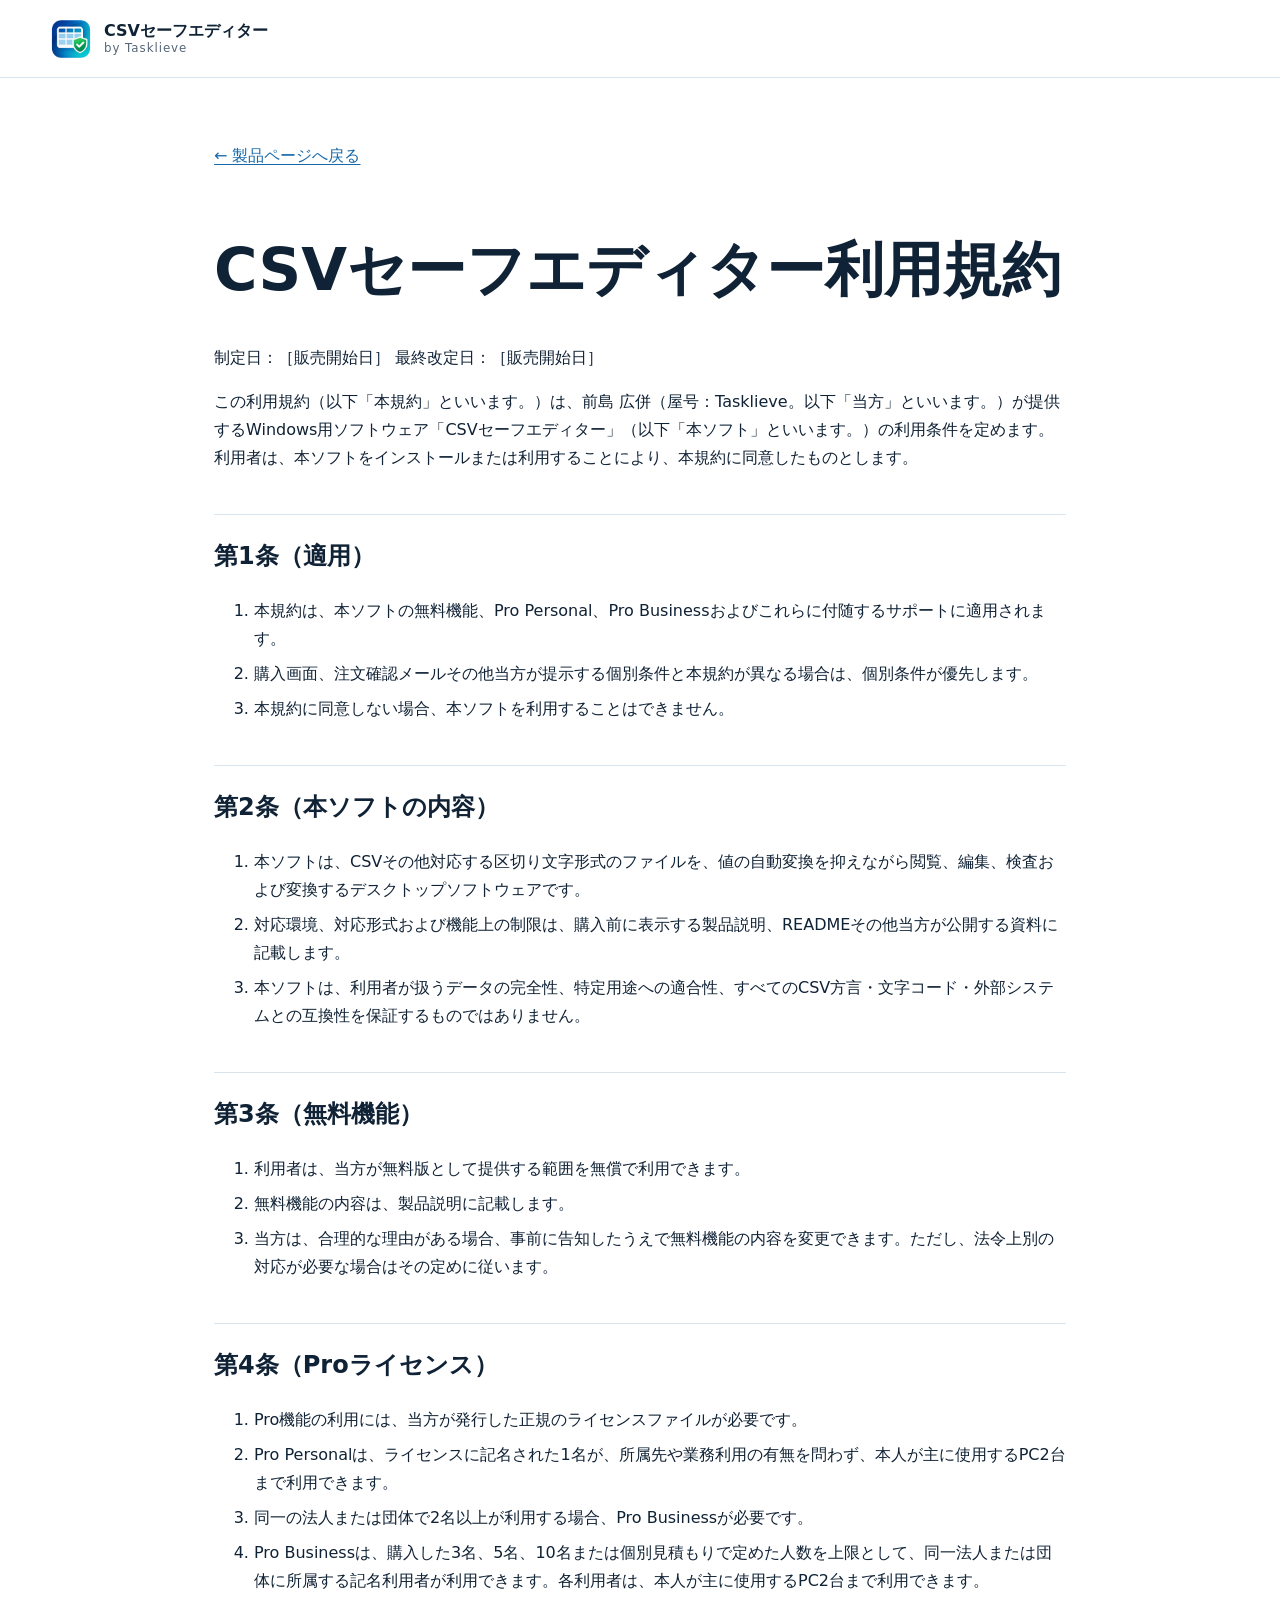
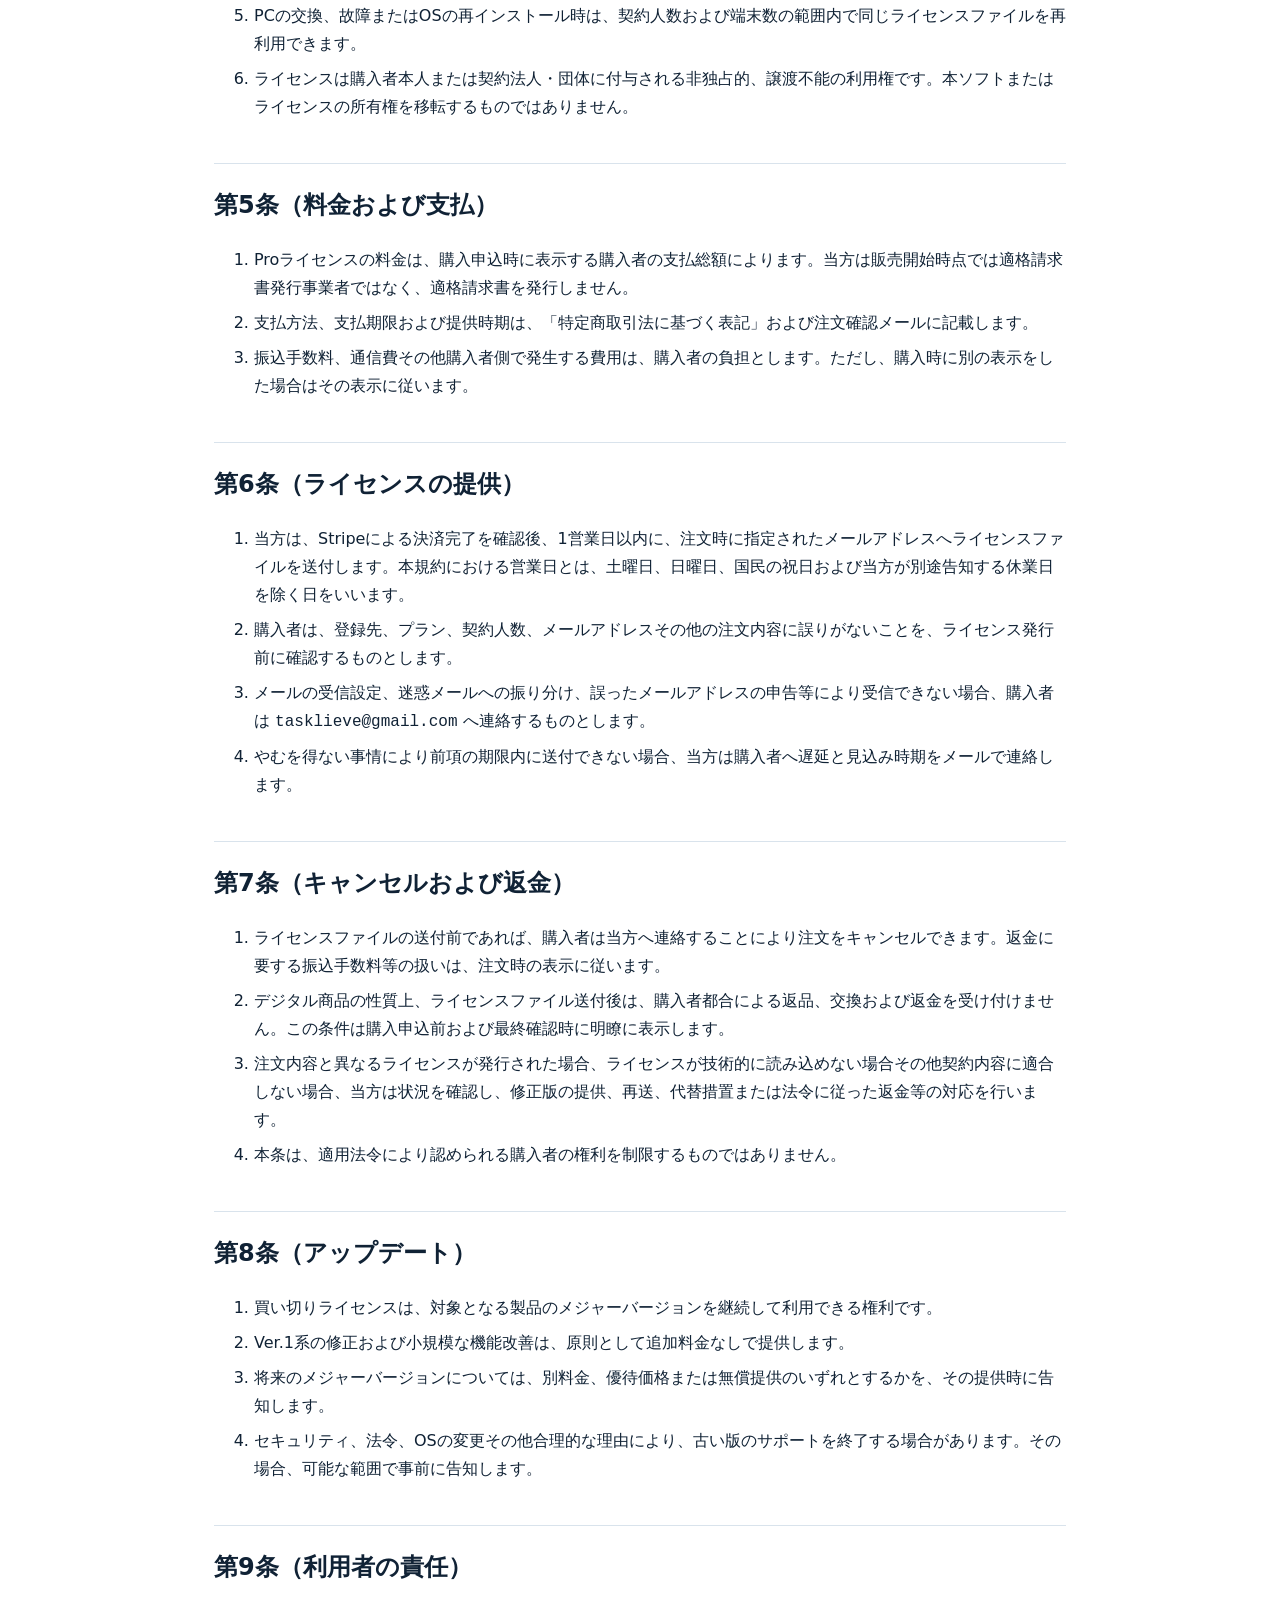
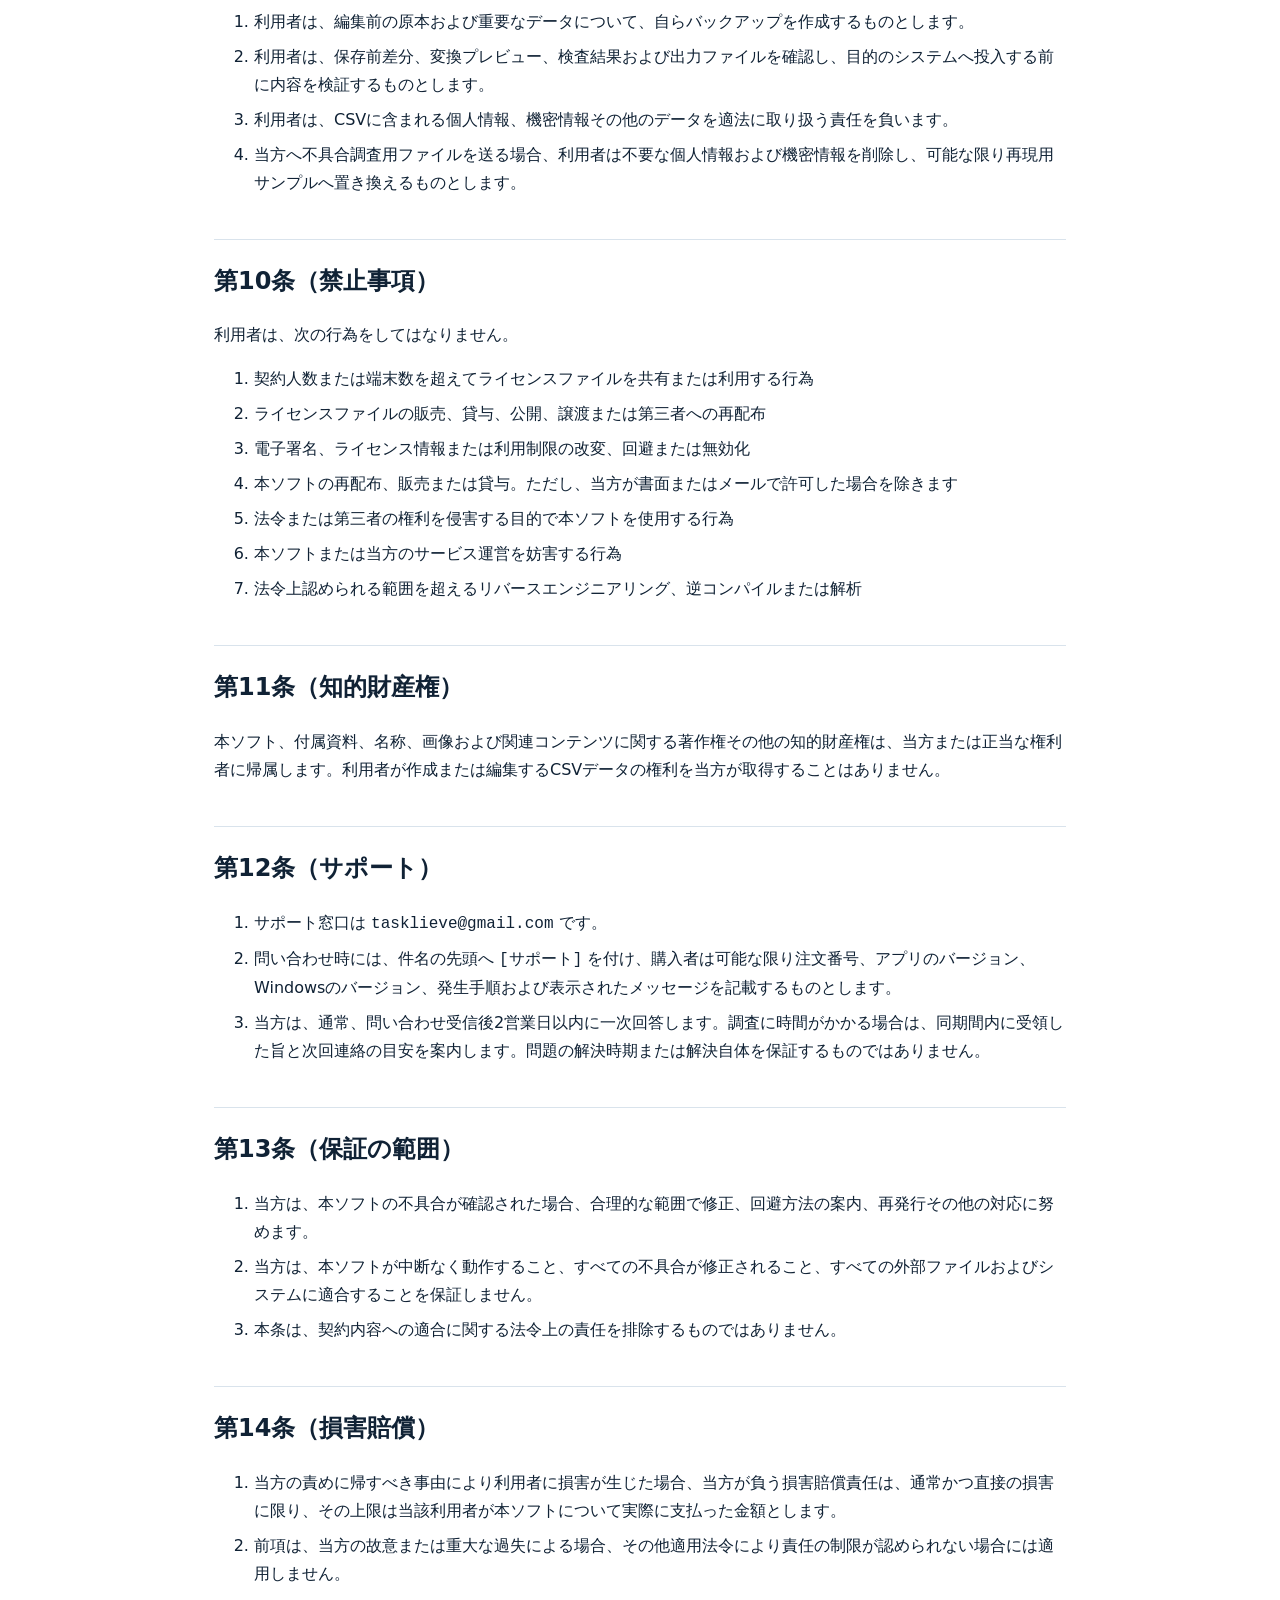
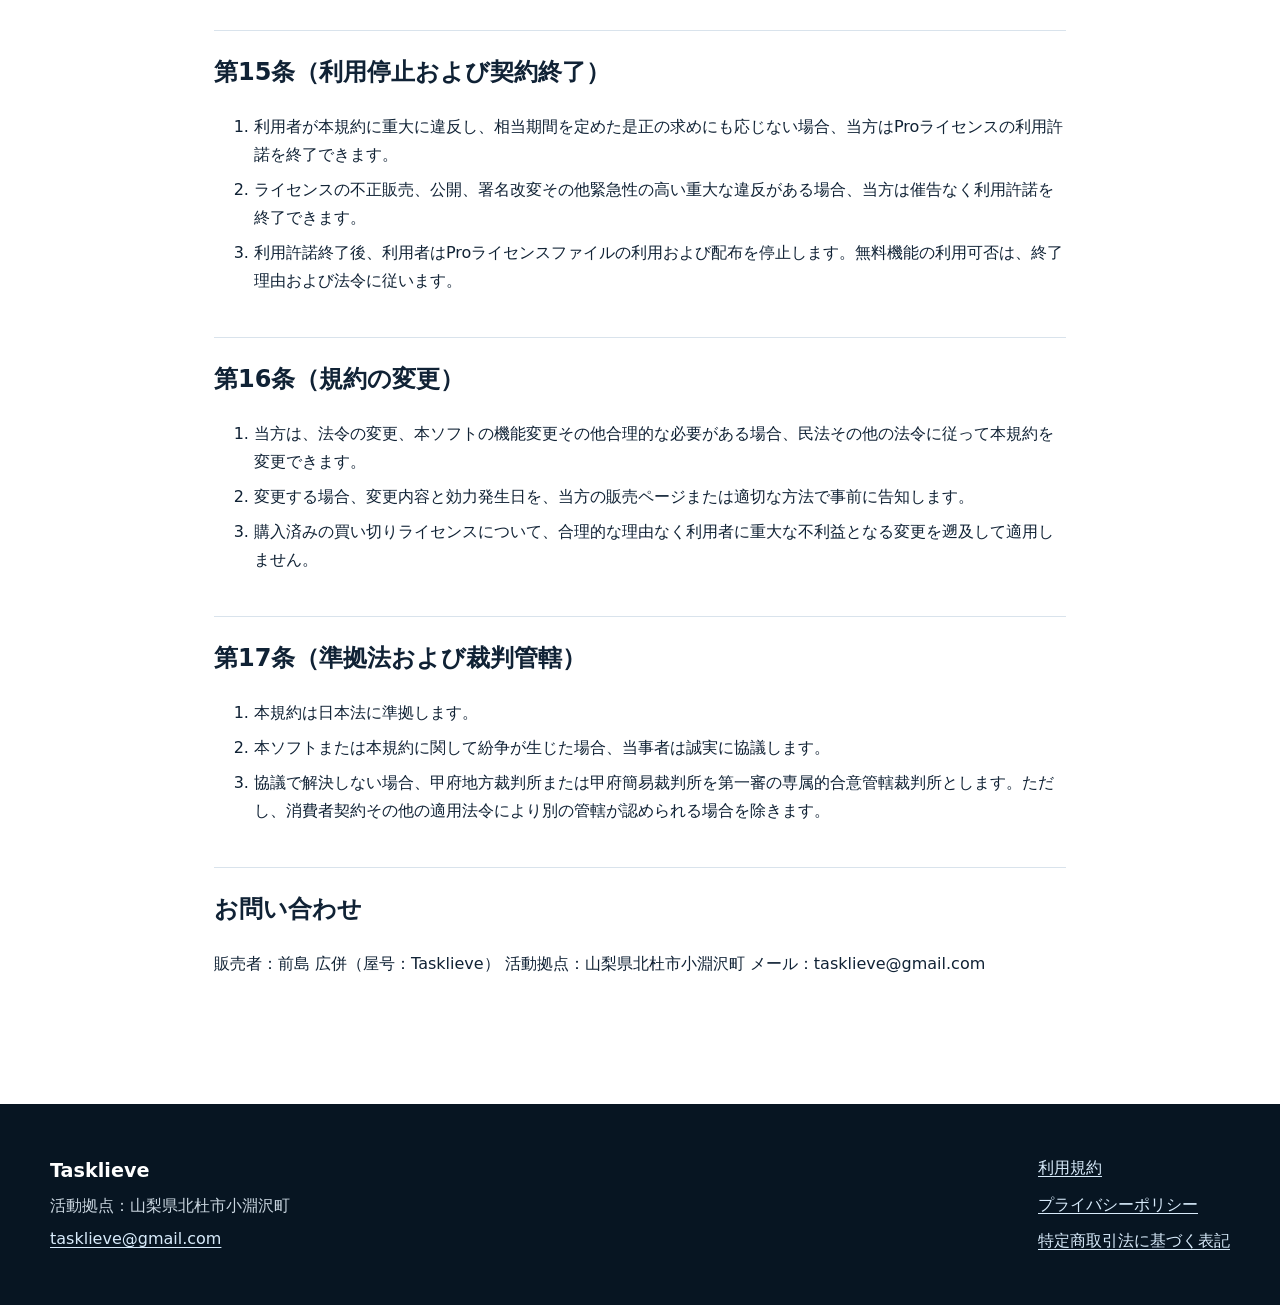
<file: terms.html>
<!doctype html><html lang="ja"><head><meta charset="utf-8"><meta name="viewport" content="width=device-width,initial-scale=1"><title>利用規約 | CSVセーフエディター</title><link rel="icon" href="favicon.svg" type="image/svg+xml"><link rel="stylesheet" href="styles.css"></head><body><header class="site-header"><a class="brand" href="index.html"><img src="app-icon.png" alt=""><span><b>CSVセーフエディター</b><small>by Tasklieve</small></span></a></header><main class="legal-shell"><a class="back" href="index.html">← 製品ページへ戻る</a><h1>CSVセーフエディター利用規約</h1>
<p>制定日：［販売開始日］ 最終改定日：［販売開始日］</p>
<p>この利用規約（以下「本規約」といいます。）は、前島 広併（屋号：Tasklieve。以下「当方」といいます。）が提供するWindows用ソフトウェア「CSVセーフエディター」（以下「本ソフト」といいます。）の利用条件を定めます。利用者は、本ソフトをインストールまたは利用することにより、本規約に同意したものとします。</p>
<h2>第1条（適用）</h2>
<ol>
<li>本規約は、本ソフトの無料機能、Pro Personal、Pro Businessおよびこれらに付随するサポートに適用されます。</li>
<li>購入画面、注文確認メールその他当方が提示する個別条件と本規約が異なる場合は、個別条件が優先します。</li>
<li>本規約に同意しない場合、本ソフトを利用することはできません。</li>
</ol>
<h2>第2条（本ソフトの内容）</h2>
<ol>
<li>本ソフトは、CSVその他対応する区切り文字形式のファイルを、値の自動変換を抑えながら閲覧、編集、検査および変換するデスクトップソフトウェアです。</li>
<li>対応環境、対応形式および機能上の制限は、購入前に表示する製品説明、READMEその他当方が公開する資料に記載します。</li>
<li>本ソフトは、利用者が扱うデータの完全性、特定用途への適合性、すべてのCSV方言・文字コード・外部システムとの互換性を保証するものではありません。</li>
</ol>
<h2>第3条（無料機能）</h2>
<ol>
<li>利用者は、当方が無料版として提供する範囲を無償で利用できます。</li>
<li>無料機能の内容は、製品説明に記載します。</li>
<li>当方は、合理的な理由がある場合、事前に告知したうえで無料機能の内容を変更できます。ただし、法令上別の対応が必要な場合はその定めに従います。</li>
</ol>
<h2>第4条（Proライセンス）</h2>
<ol>
<li>Pro機能の利用には、当方が発行した正規のライセンスファイルが必要です。</li>
<li>Pro Personalは、ライセンスに記名された1名が、所属先や業務利用の有無を問わず、本人が主に使用するPC2台まで利用できます。</li>
<li>同一の法人または団体で2名以上が利用する場合、Pro Businessが必要です。</li>
<li>Pro Businessは、購入した3名、5名、10名または個別見積もりで定めた人数を上限として、同一法人または団体に所属する記名利用者が利用できます。各利用者は、本人が主に使用するPC2台まで利用できます。</li>
<li>PCの交換、故障またはOSの再インストール時は、契約人数および端末数の範囲内で同じライセンスファイルを再利用できます。</li>
<li>ライセンスは購入者本人または契約法人・団体に付与される非独占的、譲渡不能の利用権です。本ソフトまたはライセンスの所有権を移転するものではありません。</li>
</ol>
<h2>第5条（料金および支払）</h2>
<ol>
<li>Proライセンスの料金は、購入申込時に表示する購入者の支払総額によります。当方は販売開始時点では適格請求書発行事業者ではなく、適格請求書を発行しません。</li>
<li>支払方法、支払期限および提供時期は、「特定商取引法に基づく表記」および注文確認メールに記載します。</li>
<li>振込手数料、通信費その他購入者側で発生する費用は、購入者の負担とします。ただし、購入時に別の表示をした場合はその表示に従います。</li>
</ol>
<h2>第6条（ライセンスの提供）</h2>
<ol>
<li>当方は、Stripeによる決済完了を確認後、1営業日以内に、注文時に指定されたメールアドレスへライセンスファイルを送付します。本規約における営業日とは、土曜日、日曜日、国民の祝日および当方が別途告知する休業日を除く日をいいます。</li>
<li>購入者は、登録先、プラン、契約人数、メールアドレスその他の注文内容に誤りがないことを、ライセンス発行前に確認するものとします。</li>
<li>メールの受信設定、迷惑メールへの振り分け、誤ったメールアドレスの申告等により受信できない場合、購入者は <code>tasklieve@gmail.com</code> へ連絡するものとします。</li>
<li>やむを得ない事情により前項の期限内に送付できない場合、当方は購入者へ遅延と見込み時期をメールで連絡します。</li>
</ol>
<h2>第7条（キャンセルおよび返金）</h2>
<ol>
<li>ライセンスファイルの送付前であれば、購入者は当方へ連絡することにより注文をキャンセルできます。返金に要する振込手数料等の扱いは、注文時の表示に従います。</li>
<li>デジタル商品の性質上、ライセンスファイル送付後は、購入者都合による返品、交換および返金を受け付けません。この条件は購入申込前および最終確認時に明瞭に表示します。</li>
<li>注文内容と異なるライセンスが発行された場合、ライセンスが技術的に読み込めない場合その他契約内容に適合しない場合、当方は状況を確認し、修正版の提供、再送、代替措置または法令に従った返金等の対応を行います。</li>
<li>本条は、適用法令により認められる購入者の権利を制限するものではありません。</li>
</ol>
<h2>第8条（アップデート）</h2>
<ol>
<li>買い切りライセンスは、対象となる製品のメジャーバージョンを継続して利用できる権利です。</li>
<li>Ver.1系の修正および小規模な機能改善は、原則として追加料金なしで提供します。</li>
<li>将来のメジャーバージョンについては、別料金、優待価格または無償提供のいずれとするかを、その提供時に告知します。</li>
<li>セキュリティ、法令、OSの変更その他合理的な理由により、古い版のサポートを終了する場合があります。その場合、可能な範囲で事前に告知します。</li>
</ol>
<h2>第9条（利用者の責任）</h2>
<ol>
<li>利用者は、編集前の原本および重要なデータについて、自らバックアップを作成するものとします。</li>
<li>利用者は、保存前差分、変換プレビュー、検査結果および出力ファイルを確認し、目的のシステムへ投入する前に内容を検証するものとします。</li>
<li>利用者は、CSVに含まれる個人情報、機密情報その他のデータを適法に取り扱う責任を負います。</li>
<li>当方へ不具合調査用ファイルを送る場合、利用者は不要な個人情報および機密情報を削除し、可能な限り再現用サンプルへ置き換えるものとします。</li>
</ol>
<h2>第10条（禁止事項）</h2>
<p>利用者は、次の行為をしてはなりません。</p>
<ol>
<li>契約人数または端末数を超えてライセンスファイルを共有または利用する行為</li>
<li>ライセンスファイルの販売、貸与、公開、譲渡または第三者への再配布</li>
<li>電子署名、ライセンス情報または利用制限の改変、回避または無効化</li>
<li>本ソフトの再配布、販売または貸与。ただし、当方が書面またはメールで許可した場合を除きます</li>
<li>法令または第三者の権利を侵害する目的で本ソフトを使用する行為</li>
<li>本ソフトまたは当方のサービス運営を妨害する行為</li>
<li>法令上認められる範囲を超えるリバースエンジニアリング、逆コンパイルまたは解析</li>
</ol>
<h2>第11条（知的財産権）</h2>
<p>本ソフト、付属資料、名称、画像および関連コンテンツに関する著作権その他の知的財産権は、当方または正当な権利者に帰属します。利用者が作成または編集するCSVデータの権利を当方が取得することはありません。</p>
<h2>第12条（サポート）</h2>
<ol>
<li>サポート窓口は <code>tasklieve@gmail.com</code> です。</li>
<li>問い合わせ時には、件名の先頭へ <code>[サポート]</code> を付け、購入者は可能な限り注文番号、アプリのバージョン、Windowsのバージョン、発生手順および表示されたメッセージを記載するものとします。</li>
<li>当方は、通常、問い合わせ受信後2営業日以内に一次回答します。調査に時間がかかる場合は、同期間内に受領した旨と次回連絡の目安を案内します。問題の解決時期または解決自体を保証するものではありません。</li>
</ol>
<h2>第13条（保証の範囲）</h2>
<ol>
<li>当方は、本ソフトの不具合が確認された場合、合理的な範囲で修正、回避方法の案内、再発行その他の対応に努めます。</li>
<li>当方は、本ソフトが中断なく動作すること、すべての不具合が修正されること、すべての外部ファイルおよびシステムに適合することを保証しません。</li>
<li>本条は、契約内容への適合に関する法令上の責任を排除するものではありません。</li>
</ol>
<h2>第14条（損害賠償）</h2>
<ol>
<li>当方の責めに帰すべき事由により利用者に損害が生じた場合、当方が負う損害賠償責任は、通常かつ直接の損害に限り、その上限は当該利用者が本ソフトについて実際に支払った金額とします。</li>
<li>前項は、当方の故意または重大な過失による場合、その他適用法令により責任の制限が認められない場合には適用しません。</li>
</ol>
<h2>第15条（利用停止および契約終了）</h2>
<ol>
<li>利用者が本規約に重大に違反し、相当期間を定めた是正の求めにも応じない場合、当方はProライセンスの利用許諾を終了できます。</li>
<li>ライセンスの不正販売、公開、署名改変その他緊急性の高い重大な違反がある場合、当方は催告なく利用許諾を終了できます。</li>
<li>利用許諾終了後、利用者はProライセンスファイルの利用および配布を停止します。無料機能の利用可否は、終了理由および法令に従います。</li>
</ol>
<h2>第16条（規約の変更）</h2>
<ol>
<li>当方は、法令の変更、本ソフトの機能変更その他合理的な必要がある場合、民法その他の法令に従って本規約を変更できます。</li>
<li>変更する場合、変更内容と効力発生日を、当方の販売ページまたは適切な方法で事前に告知します。</li>
<li>購入済みの買い切りライセンスについて、合理的な理由なく利用者に重大な不利益となる変更を遡及して適用しません。</li>
</ol>
<h2>第17条（準拠法および裁判管轄）</h2>
<ol>
<li>本規約は日本法に準拠します。</li>
<li>本ソフトまたは本規約に関して紛争が生じた場合、当事者は誠実に協議します。</li>
<li>協議で解決しない場合、甲府地方裁判所または甲府簡易裁判所を第一審の専属的合意管轄裁判所とします。ただし、消費者契約その他の適用法令により別の管轄が認められる場合を除きます。</li>
</ol>
<h2>お問い合わせ</h2>
<p>販売者：前島 広併（屋号：Tasklieve） 活動拠点：山梨県北杜市小淵沢町 メール：tasklieve@gmail.com</p></main><footer><div><b>Tasklieve</b><p>活動拠点：山梨県北杜市小淵沢町</p><p><a href="mailto:tasklieve@gmail.com">tasklieve@gmail.com</a></p></div><nav><a href="terms.html">利用規約</a><a href="privacy.html">プライバシーポリシー</a><a href="legal.html">特定商取引法に基づく表記</a></nav></footer></body></html>
</file>
<file: styles.css>
:root{--ink:#102235;--muted:#566678;--blue:#1769aa;--blue2:#0d4f84;--sky:#eaf5ff;--line:#d9e3ec;--paper:#fff;--soft:#f5f8fb;--yellow:#ffd76a}*{box-sizing:border-box}html{scroll-behavior:smooth}body{margin:0;color:var(--ink);font-family:"Yu Gothic UI","Noto Sans JP",system-ui,sans-serif;background:var(--paper);font-size:16px;line-height:1.75}a{color:var(--blue);text-decoration-thickness:1px;text-underline-offset:3px}.site-header{height:78px;display:flex;align-items:center;justify-content:space-between;padding:0 max(24px,calc((100vw - 1180px)/2));border-bottom:1px solid var(--line);background:rgba(255,255,255,.96);position:sticky;top:0;z-index:10}.brand{display:flex;gap:12px;align-items:center;color:var(--ink);text-decoration:none}.brand img{width:42px;height:42px}.brand span{display:flex;flex-direction:column;line-height:1.25}.brand small{font-size:.74rem;color:var(--muted);letter-spacing:.08em}.site-header nav{display:flex;gap:28px}.site-header nav a{color:var(--ink);text-decoration:none;font-weight:600}.hero{min-height:650px;background:linear-gradient(125deg,#f8fbff 0 55%,#e5f3ff 55%);display:grid;grid-template-columns:.9fr 1.1fr;gap:58px;align-items:center;padding:72px max(24px,calc((100vw - 1180px)/2)) 84px;overflow:hidden}.eyebrow{font-weight:800;color:var(--blue);font-size:.82rem;letter-spacing:.14em;text-transform:uppercase;margin:0 0 12px}.hero h1{font-size:clamp(3rem,6vw,5.6rem);line-height:1.03;letter-spacing:-.055em;margin:0}.hero h1 span{color:var(--blue)}.lead{font-size:1.2rem;color:#40566d;max-width:590px;margin:28px 0}.hero-actions{display:flex;gap:12px}.button{display:inline-flex;align-items:center;justify-content:center;min-height:48px;padding:10px 22px;border-radius:8px;font-weight:800;text-decoration:none;border:1px solid var(--blue)}.primary{background:var(--blue);color:#fff;box-shadow:0 8px 22px #1769aa30}.secondary{background:white;color:var(--blue)}.disabled{background:#e8edf2;color:#6d7885;border-color:#d2dae2;cursor:not-allowed}.hero-notes{display:flex;gap:20px;list-style:none;padding:0;margin:24px 0 0;color:var(--muted);font-size:.9rem}.hero-notes li:before{content:"✓";color:var(--blue);font-weight:900;margin-right:6px}.product-shot{background:#eef4f9;border:1px solid #bdd2e4;border-radius:12px;box-shadow:0 30px 70px #234b6b2b;transform:rotate(1deg);overflow:hidden}.product-shot img{display:block;width:100%;height:auto}.shot-bar{height:38px;background:#edf2f6;display:flex;align-items:center;gap:7px;padding:0 12px;border-bottom:1px solid #d3dce4}.shot-bar span{width:10px;height:10px;border-radius:50%;background:#aebcca}.shot-bar b{margin-left:8px;font-size:.75rem;color:#53687a}.promise{display:grid;grid-template-columns:repeat(3,1fr);background:var(--ink);color:white;padding:23px max(24px,calc((100vw - 1180px)/2));gap:24px}.promise p{margin:0;text-align:center;font-weight:800}.section{max-width:1180px;margin:auto;padding:100px 24px}.section-heading{max-width:760px;margin-bottom:42px}.section-heading h2,.requirements h2,.download h2{font-size:clamp(2rem,4vw,3.3rem);line-height:1.2;letter-spacing:-.03em;margin:0 0 18px}.section-heading>p:last-child{color:var(--muted);font-size:1.08rem}.feature-grid{display:grid;grid-template-columns:repeat(2,1fr);gap:18px}.feature-grid article{border:1px solid var(--line);padding:30px;border-radius:10px;background:linear-gradient(145deg,#fff,#f8fbfe)}.feature-grid h3{font-size:1.3rem;margin:10px 0 8px}.feature-grid p{color:var(--muted);margin:0}.number{font-family:ui-monospace,monospace;color:var(--blue);font-weight:900}.compare{max-width:none;background:var(--soft);padding-left:max(24px,calc((100vw - 1180px)/2));padding-right:max(24px,calc((100vw - 1180px)/2))}.compare-table{overflow:auto;border:1px solid var(--line);border-radius:10px;background:white}table{width:100%;border-collapse:collapse}th,td{padding:17px 20px;border-bottom:1px solid var(--line);text-align:center}th:first-child,td:first-child{text-align:left}thead{background:#edf5fb}.pricing{max-width:1228px}.price-grid{display:grid;grid-template-columns:repeat(4,1fr);gap:14px}.price-card{border:1px solid var(--line);border-radius:12px;padding:26px;background:white;display:flex;flex-direction:column;min-height:280px}.price-card.featured{border:2px solid var(--blue);box-shadow:0 10px 30px #1769aa18}.plan{font-weight:900;margin:0}.price{margin:12px 0 6px}.price strong{font-size:2.3rem;letter-spacing:-.04em}.price-card>p:nth-child(3){color:var(--muted);min-height:56px}.price-card .button{margin-top:auto}.purchase-note{margin-top:28px;background:#fff8df;border-left:5px solid var(--yellow);padding:22px 24px}.purchase-note p{margin:6px 0}.requirements{background:var(--ink);color:white;max-width:none;padding-left:max(24px,calc((100vw - 1180px)/2));padding-right:max(24px,calc((100vw - 1180px)/2));display:grid;grid-template-columns:1fr 1fr;gap:70px}.requirements .eyebrow{color:#85c8ff}.requirements dl{margin:0}.requirements dl div{display:flex;justify-content:space-between;border-bottom:1px solid #ffffff24;padding:13px 0}.requirements dd{margin:0}.requirements .muted{grid-column:1/-1;color:#b9c9d7}.download{display:grid;grid-template-columns:90px 1fr auto;align-items:center;gap:26px}.download img{width:90px}.download h2{font-size:2rem}.download p{margin:4px 0}.download .eyebrow{margin:0}footer{background:#071522;color:#c9d5df;padding:50px max(24px,calc((100vw - 1180px)/2));display:grid;grid-template-columns:1fr auto;gap:26px}footer b{font-size:1.2rem;color:white}footer p{margin:5px 0}footer a{color:#d8ebfb}footer nav{display:grid;gap:6px}footer small{grid-column:1/-1;border-top:1px solid #ffffff1f;padding-top:18px}.legal-shell{max-width:900px;margin:auto;padding:64px 24px 110px}.legal-shell h1{font-size:clamp(2rem,5vw,3.7rem);line-height:1.2}.legal-shell h2{margin-top:42px;padding-top:20px;border-top:1px solid var(--line)}.legal-shell h3{margin-top:28px}.legal-shell table{font-size:.95rem}.legal-shell th{width:27%;vertical-align:top}.legal-shell li{margin:7px 0}.back{display:inline-block;margin-bottom:24px}.support-card{border:1px solid var(--line);border-radius:12px;padding:28px;margin:22px 0;background:var(--soft)}@media(max-width:900px){.site-header nav{display:none}.hero{grid-template-columns:1fr;padding-top:54px}.product-shot{transform:none}.promise{grid-template-columns:1fr;gap:7px}.feature-grid,.price-grid,.requirements{grid-template-columns:1fr}.download{grid-template-columns:70px 1fr}.download img{width:70px}.download .button{grid-column:1/-1}.hero-notes{flex-direction:column;gap:3px}.requirements .muted{grid-column:auto}}@media(max-width:520px){.hero{min-height:auto}.hero h1{font-size:3.15rem}.hero-actions{flex-direction:column}.feature-grid{grid-template-columns:1fr}.section{padding:70px 18px}.price{font-size:.92rem}}
</file>
